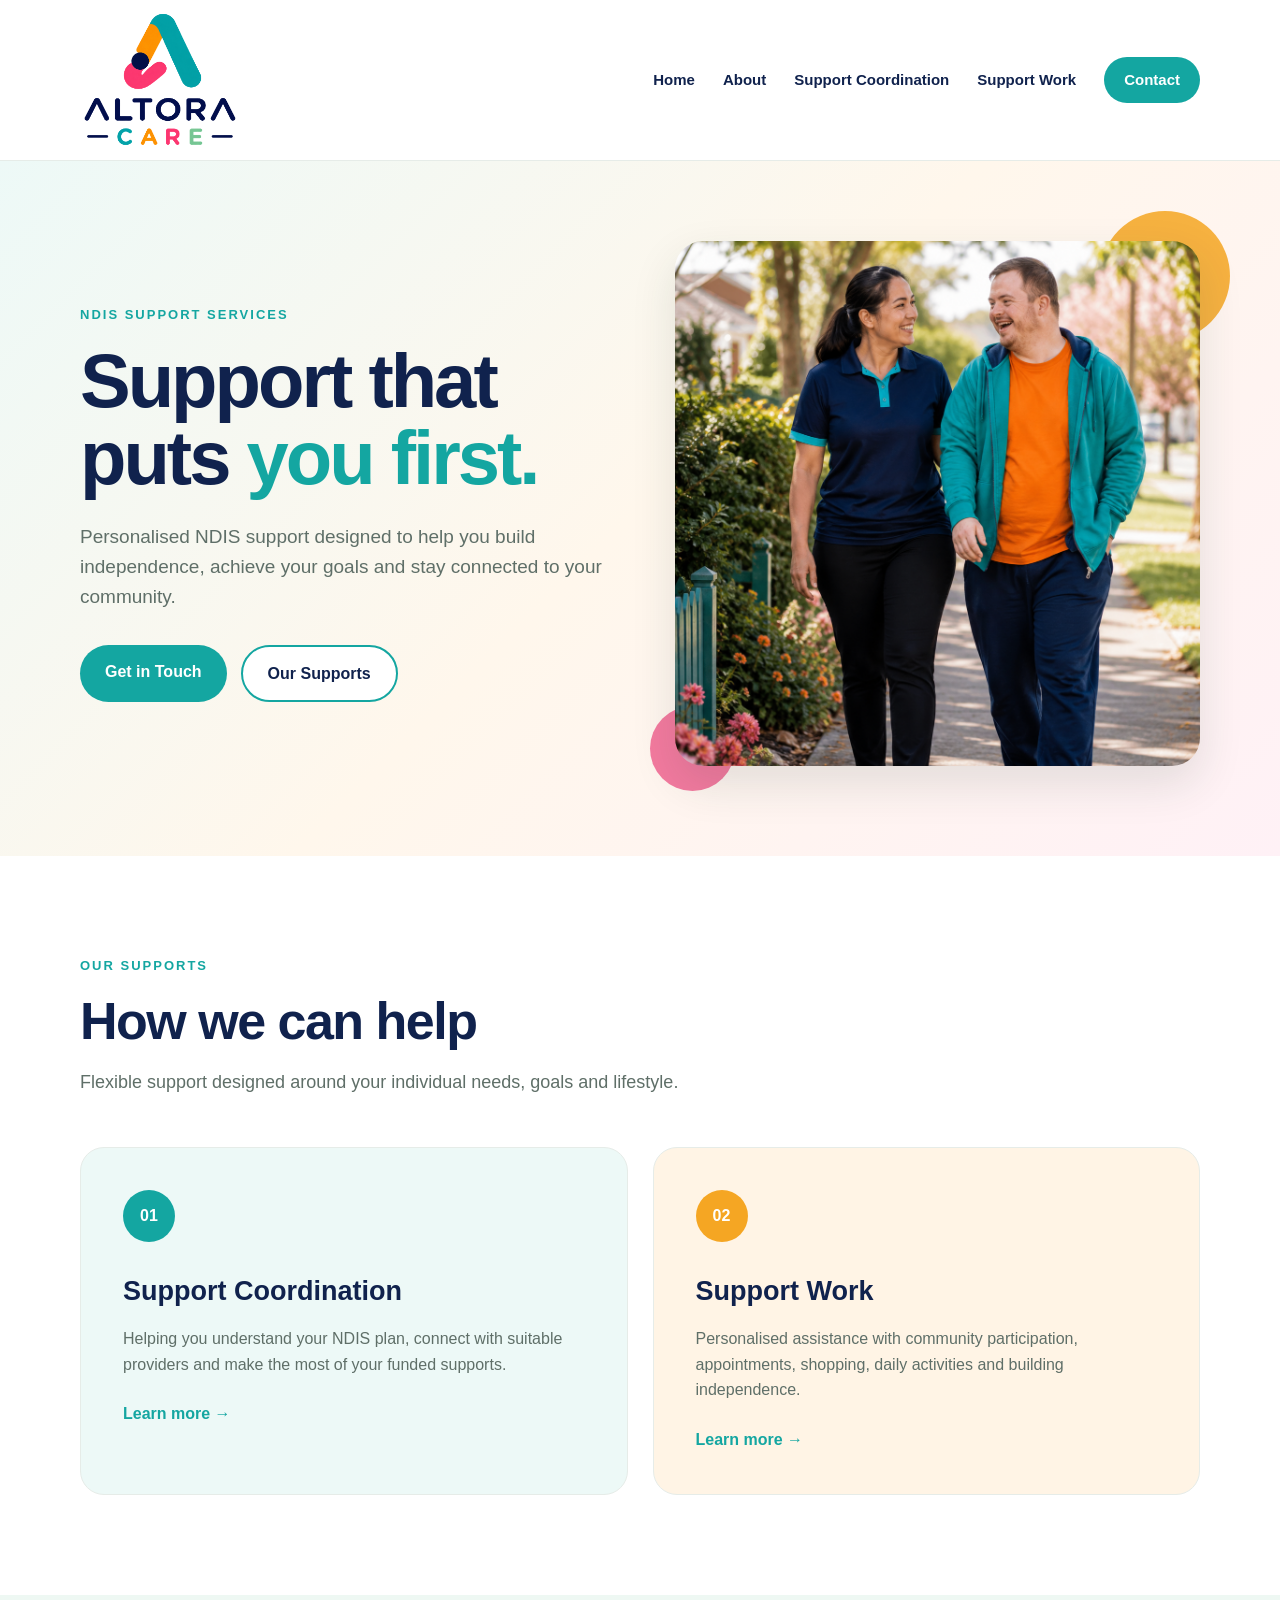
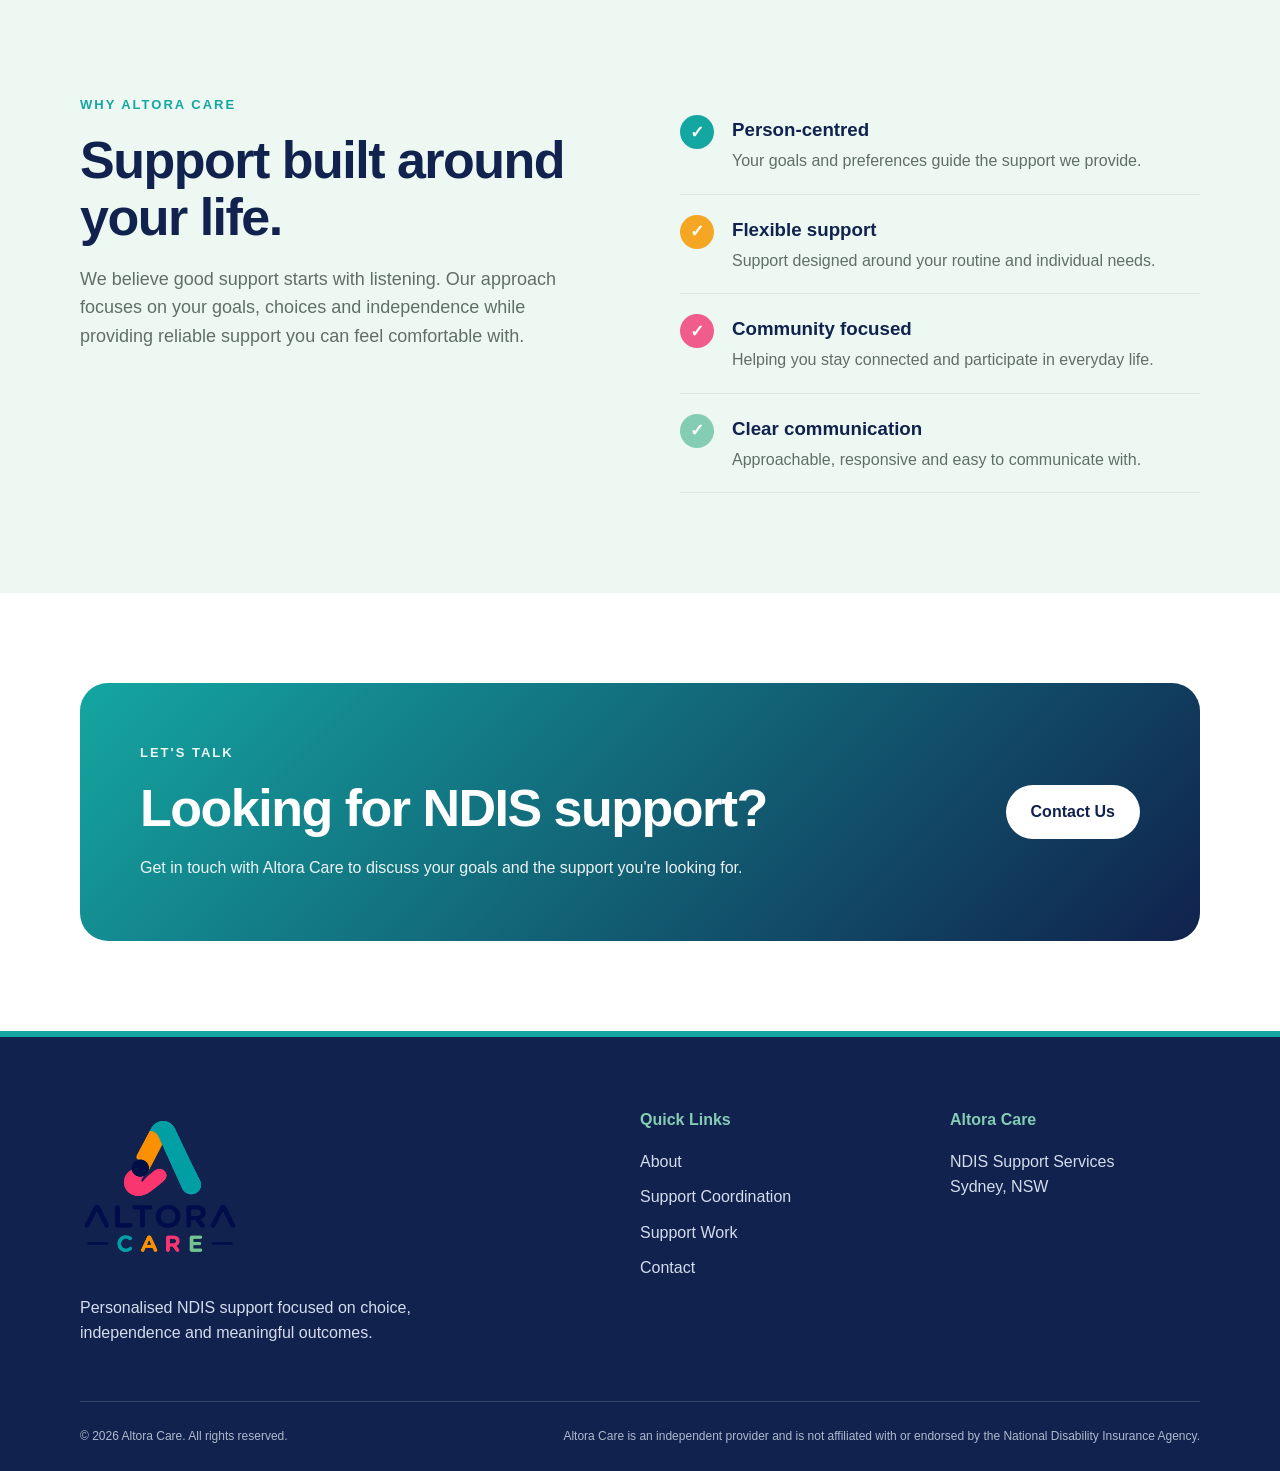
<file: index.html>
<!DOCTYPE html>
<html lang="en">
<head>
  <meta charset="UTF-8">
  <meta name="viewport" content="width=device-width, initial-scale=1.0">

  <title>Altora Care | NDIS Support Services</title>

  <link rel="stylesheet" href="style.css">
</head>

<body>

  <header class="site-header">
    <div class="container nav-container">

      <a href="index.html" class="logo-link">
        <img src="images/altora-logo.png" alt="Altora Care Logo" class="logo">
      </a>

      <nav class="main-nav">
        <a href="index.html">Home</a>
        <a href="about.html">About</a>
        <a href="support-coordination.html">Support Coordination</a>
        <a href="support-work.html">Support Work</a>
        <a href="contact.html" class="nav-button">Contact</a>
      </nav>

    </div>
  </header>


  <main>

    <!-- HERO SECTION -->
    <section class="hero">
      <div class="container hero-grid">

        <div class="hero-content">

          <p class="eyebrow">NDIS SUPPORT SERVICES</p>

          <h1>
            Support that puts
            <span>you first.</span>
          </h1>

          <p class="hero-text">
            Personalised NDIS support designed to help you build independence,
            achieve your goals and stay connected to your community.
          </p>

          <div class="hero-buttons">
            <a href="contact.html" class="button primary-button">
              Get in Touch
            </a>

            <a href="#supports" class="button secondary-button">
              Our Supports
            </a>
          </div>

        </div>


        <div class="hero-image-container">
          <img
            src="images/hero.jpg"
            alt="NDIS support worker supporting a participant"
            class="hero-image"
          >
        </div>

      </div>
    </section>


    <!-- SERVICES -->
    <section class="services" id="supports">

      <div class="container">

        <div class="section-heading">
          <p class="eyebrow">OUR SUPPORTS</p>
          <h2>How we can help</h2>

          <p>
            Flexible support designed around your individual needs,
            goals and lifestyle.
          </p>
        </div>


        <div class="service-grid">

          <div class="service-card">
            <div class="service-icon">01</div>

            <h3>Support Coordination</h3>

            <p>
              Helping you understand your NDIS plan, connect with suitable
              providers and make the most of your funded supports.
            </p>

            <a href="support-coordination.html">
              Learn more →
            </a>
          </div>


          <div class="service-card">
            <div class="service-icon">02</div>

            <h3>Support Work</h3>

            <p>
              Personalised assistance with community participation,
              appointments, shopping, daily activities and building independence.
            </p>

            <a href="support-work.html">
              Learn more →
            </a>
          </div>

        </div>

      </div>
    </section>


    <!-- WHY ALTORA -->
    <section class="why-altora">

      <div class="container why-grid">

        <div>
          <p class="eyebrow">WHY ALTORA CARE</p>

          <h2>
            Support built around
            your life.
          </h2>

          <p class="why-description">
            We believe good support starts with listening. Our approach focuses
            on your goals, choices and independence while providing reliable
            support you can feel comfortable with.
          </p>
        </div>


        <div class="benefits">

          <div class="benefit">
            <span>✓</span>

            <div>
              <h3>Person-centred</h3>
              <p>Your goals and preferences guide the support we provide.</p>
            </div>
          </div>


          <div class="benefit">
            <span>✓</span>

            <div>
              <h3>Flexible support</h3>
              <p>Support designed around your routine and individual needs.</p>
            </div>
          </div>


          <div class="benefit">
            <span>✓</span>

            <div>
              <h3>Community focused</h3>
              <p>Helping you stay connected and participate in everyday life.</p>
            </div>
          </div>


          <div class="benefit">
            <span>✓</span>

            <div>
              <h3>Clear communication</h3>
              <p>Approachable, responsive and easy to communicate with.</p>
            </div>
          </div>

        </div>

      </div>
    </section>


    <!-- CONTACT CTA -->
    <section class="cta">

      <div class="container cta-box">

        <div>
          <p class="eyebrow light">LET'S TALK</p>

          <h2>Looking for NDIS support?</h2>

          <p>
            Get in touch with Altora Care to discuss your goals
            and the support you're looking for.
          </p>
        </div>

        <a href="contact.html" class="button white-button">
          Contact Us
        </a>

      </div>

    </section>

  </main>


  <footer class="site-footer">

    <div class="container footer-grid">

      <div>
        <img
          src="images/altora-logo.png"
          alt="Altora Care"
          class="footer-logo"
        >

        <p>
          Personalised NDIS support focused on choice,
          independence and meaningful outcomes.
        </p>
      </div>


      <div>
        <h4>Quick Links</h4>

        <a href="about.html">About</a>
        <a href="support-coordination.html">Support Coordination</a>
        <a href="support-work.html">Support Work</a>
        <a href="contact.html">Contact</a>
      </div>


      <div>
        <h4>Altora Care</h4>

        <p>NDIS Support Services</p>
        <p>Sydney, NSW</p>
      </div>

    </div>


    <div class="container footer-bottom">
      <p>© 2026 Altora Care. All rights reserved.</p>

      <p>
        Altora Care is an independent provider and is not affiliated with
        or endorsed by the National Disability Insurance Agency.
      </p>
    </div>

  </footer>

</body>
</html>
</file>
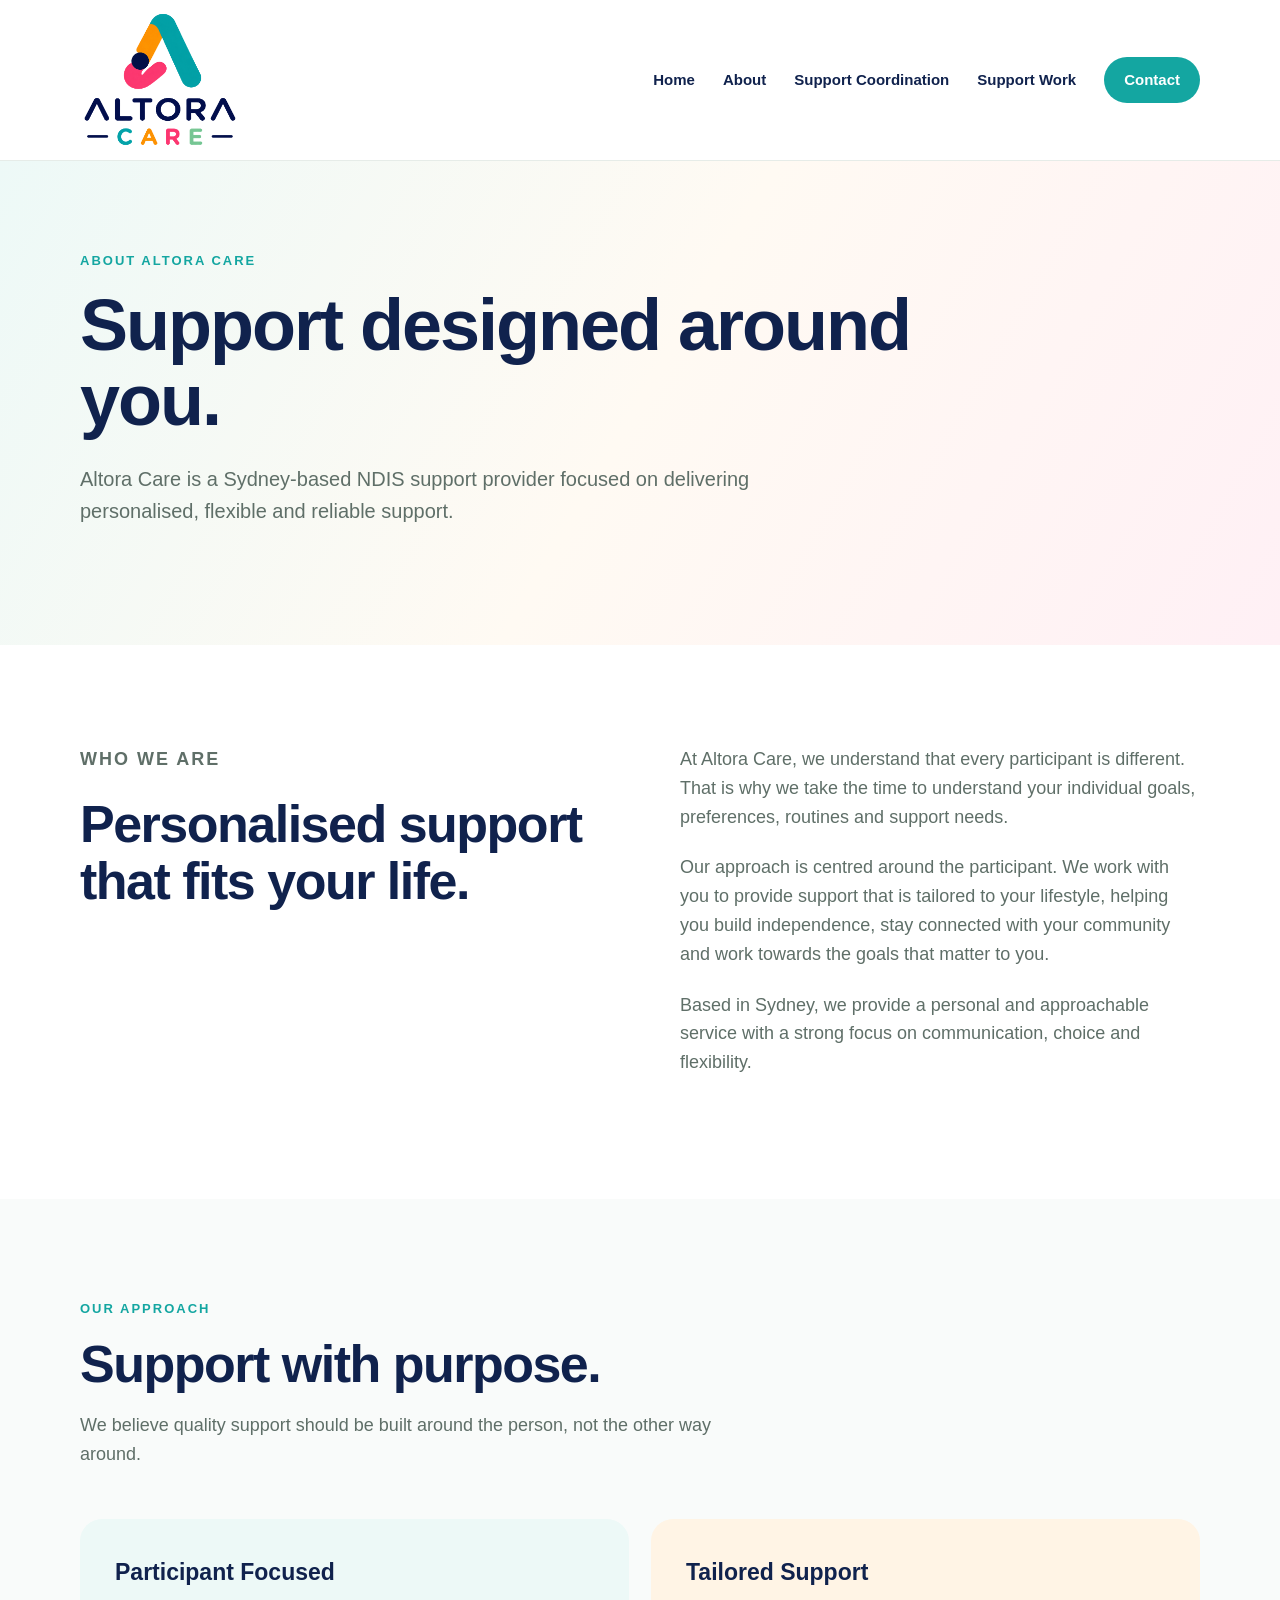
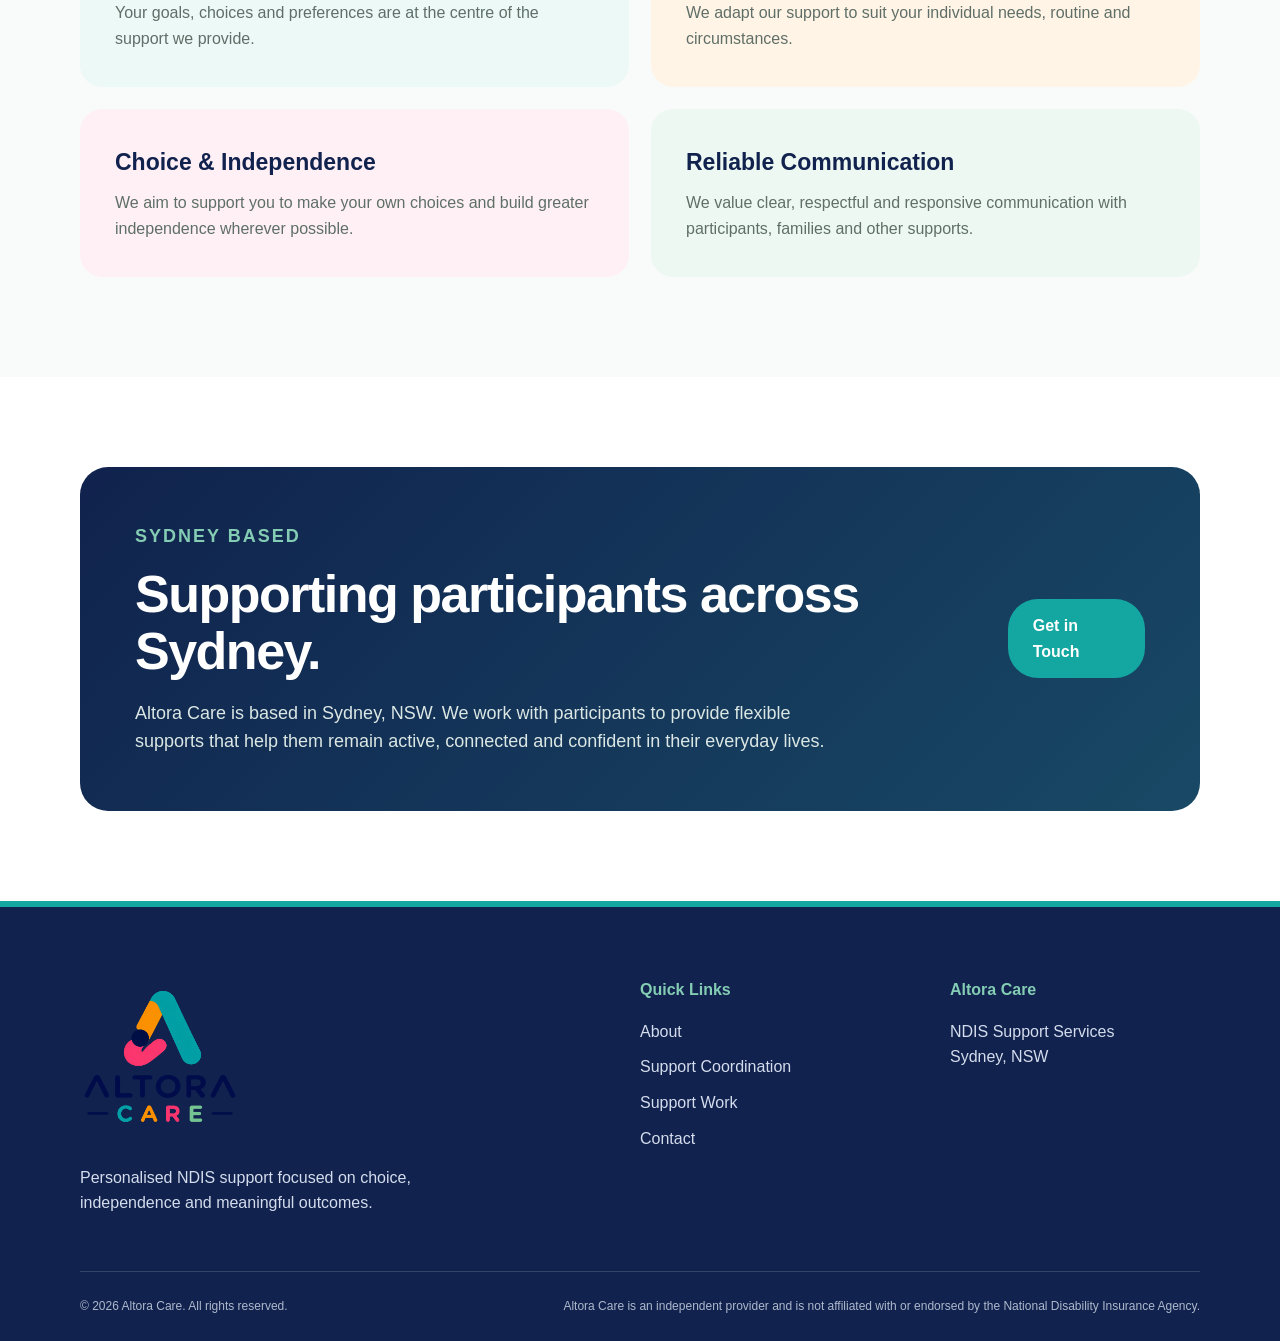
<file: about.html>
<!DOCTYPE html>
<html lang="en">
<head>
  <meta charset="UTF-8">
  <meta name="viewport" content="width=device-width, initial-scale=1.0">

  <title>About Us | Altora Care</title>

  <link rel="stylesheet" href="style.css">
</head>

<body>

  <header class="site-header">
    <div class="container nav-container">

      <a href="index.html" class="logo-link">
        <img src="images/altora-logo.png" alt="Altora Care Logo" class="logo">
      </a>

      <nav class="main-nav">
        <a href="index.html">Home</a>
        <a href="about.html">About</a>
        <a href="support-coordination.html">Support Coordination</a>
        <a href="support-work.html">Support Work</a>
        <a href="contact.html" class="nav-button">Contact</a>
      </nav>

    </div>
  </header>


  <main>

    <section class="page-hero">
      <div class="container">

        <p class="eyebrow">ABOUT ALTORA CARE</p>

        <h1>Support designed around you.</h1>

        <p class="page-hero-text">
          Altora Care is a Sydney-based NDIS support provider focused on
          delivering personalised, flexible and reliable support.
        </p>

      </div>
    </section>


    <section class="about-section">
      <div class="container about-content">

        <div>
          <p class="eyebrow">WHO WE ARE</p>

          <h2>Personalised support that fits your life.</h2>
        </div>

        <div>

          <p>
            At Altora Care, we understand that every participant is different.
            That is why we take the time to understand your individual goals,
            preferences, routines and support needs.
          </p>

          <p>
            Our approach is centred around the participant. We work with you
            to provide support that is tailored to your lifestyle, helping you
            build independence, stay connected with your community and work
            towards the goals that matter to you.
          </p>

          <p>
            Based in Sydney, we provide a personal and approachable service
            with a strong focus on communication, choice and flexibility.
          </p>

        </div>

      </div>
    </section>


    <section class="values-section">

      <div class="container">

        <div class="section-heading">

          <p class="eyebrow">OUR APPROACH</p>

          <h2>Support with purpose.</h2>

          <p>
            We believe quality support should be built around the person,
            not the other way around.
          </p>

        </div>


        <div class="values-grid">

          <div class="value-card">
            <h3>Participant Focused</h3>

            <p>
              Your goals, choices and preferences are at the centre of the
              support we provide.
            </p>
          </div>


          <div class="value-card">
            <h3>Tailored Support</h3>

            <p>
              We adapt our support to suit your individual needs, routine
              and circumstances.
            </p>
          </div>


          <div class="value-card">
            <h3>Choice & Independence</h3>

            <p>
              We aim to support you to make your own choices and build greater
              independence wherever possible.
            </p>
          </div>


          <div class="value-card">
            <h3>Reliable Communication</h3>

            <p>
              We value clear, respectful and responsive communication with
              participants, families and other supports.
            </p>
          </div>

        </div>

      </div>

    </section>


    <section class="about-location">

      <div class="container location-box">

        <div>

          <p class="eyebrow">SYDNEY BASED</p>

          <h2>Supporting participants across Sydney.</h2>

          <p>
            Altora Care is based in Sydney, NSW. We work with participants to
            provide flexible supports that help them remain active, connected
            and confident in their everyday lives.
          </p>

        </div>

        <a href="contact.html" class="button primary-button">
          Get in Touch
        </a>

      </div>

    </section>


  </main>


  <footer class="site-footer">

    <div class="container footer-grid">

      <div>
        <img
          src="images/altora-logo.png"
          alt="Altora Care"
          class="footer-logo"
        >

        <p>
          Personalised NDIS support focused on choice,
          independence and meaningful outcomes.
        </p>
      </div>


      <div>
        <h4>Quick Links</h4>

        <a href="about.html">About</a>
        <a href="support-coordination.html">Support Coordination</a>
        <a href="support-work.html">Support Work</a>
        <a href="contact.html">Contact</a>
      </div>


      <div>
        <h4>Altora Care</h4>

        <p>NDIS Support Services</p>
        <p>Sydney, NSW</p>
      </div>

    </div>


    <div class="container footer-bottom">

      <p>© 2026 Altora Care. All rights reserved.</p>

      <p>
        Altora Care is an independent provider and is not affiliated with
        or endorsed by the National Disability Insurance Agency.
      </p>

    </div>

  </footer>

</body>
</html>
</file>
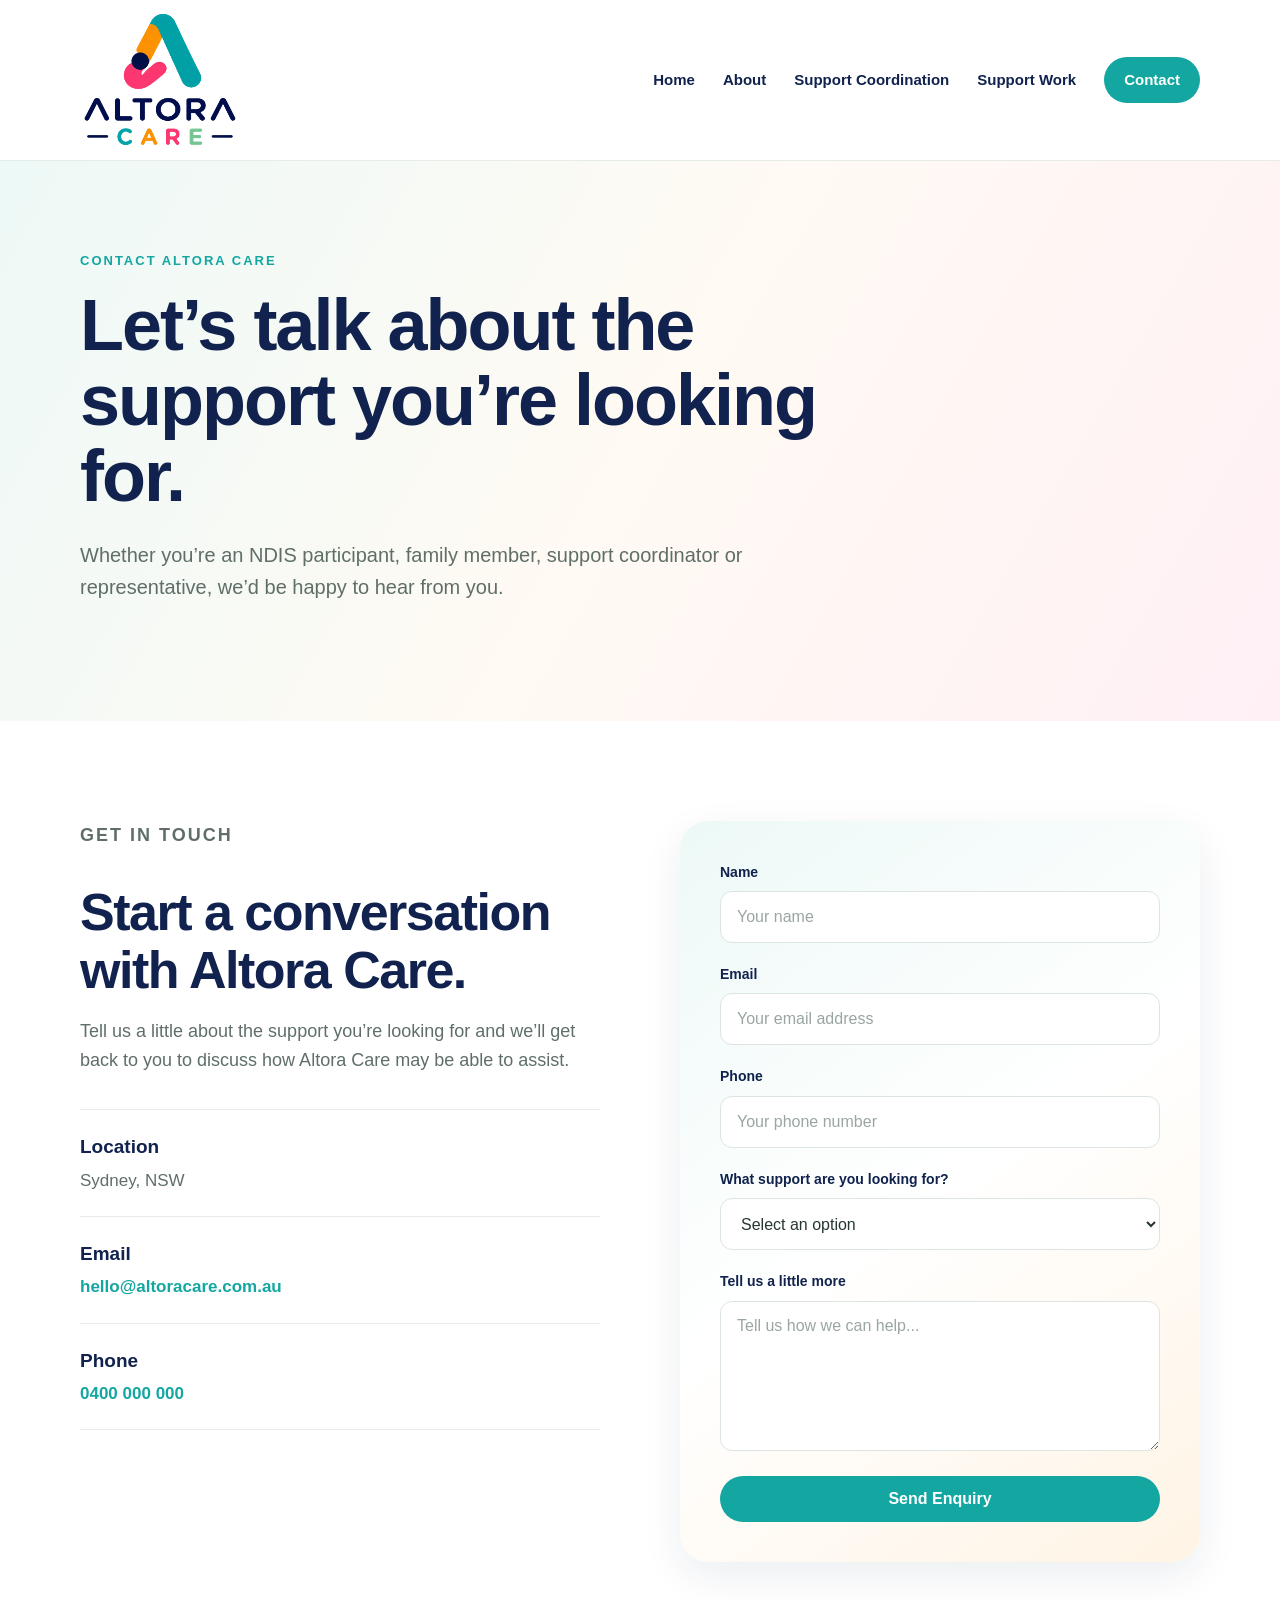
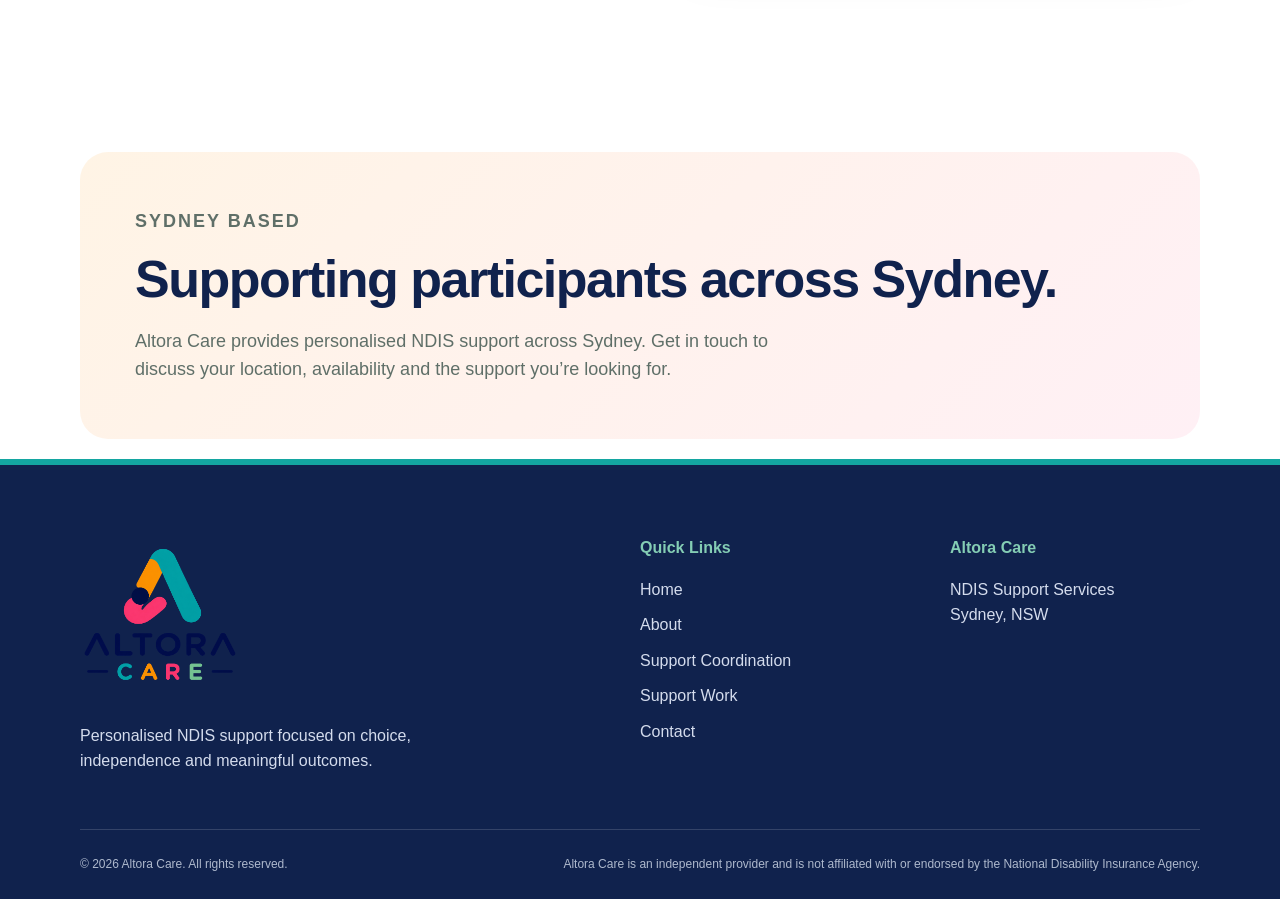
<file: contact.html>
<!DOCTYPE html>
<html lang="en">

<head>
  <meta charset="UTF-8">

  <meta
    name="viewport"
    content="width=device-width, initial-scale=1.0"
  >

  <title>Contact | Altora Care</title>

  <link rel="stylesheet" href="style.css">
</head>


<body>


  <!-- =========================
       HEADER
       ========================= -->

  <header class="site-header">

    <div class="container nav-container">


      <a href="index.html" class="logo-link">

        <img
          src="images/altora-logo.png"
          alt="Altora Care Logo"
          class="logo"
        >

      </a>


      <!-- MOBILE MENU BUTTON -->

      <button
        class="menu-toggle"
        aria-label="Open menu"
        onclick="toggleMenu()"
      >

        <span></span>
        <span></span>
        <span></span>

      </button>


      <!-- NAVIGATION -->

      <nav class="main-nav" id="mainNav">

        <a href="index.html">
          Home
        </a>

        <a href="about.html">
          About
        </a>

        <a href="support-coordination.html">
          Support Coordination
        </a>

        <a href="support-work.html">
          Support Work
        </a>

        <a
          href="contact.html"
          class="nav-button"
        >
          Contact
        </a>

      </nav>


    </div>

  </header>



  <main>


    <!-- =========================
         PAGE HERO
         ========================= -->

    <section class="page-hero">

      <div class="container">


        <p class="eyebrow">
          CONTACT ALTORA CARE
        </p>


        <h1>
          Let’s talk about the support you’re looking for.
        </h1>


        <p class="page-hero-text">

          Whether you’re an NDIS participant, family member,
          support coordinator or representative, we’d be happy
          to hear from you.

        </p>


      </div>

    </section>



    <!-- =========================
         CONTACT SECTION
         ========================= -->

    <section class="contact-section">

      <div class="container contact-grid">


        <!-- CONTACT INFORMATION -->

        <div class="contact-info">


          <p class="eyebrow">
            GET IN TOUCH
          </p>


          <h2>
            Start a conversation with Altora Care.
          </h2>


          <p>

            Tell us a little about the support you’re looking for
            and we’ll get back to you to discuss how Altora Care
            may be able to assist.

          </p>



          <div class="contact-details">


            <!-- LOCATION -->

            <div class="contact-detail">

              <div>

                <h3>
                  Location
                </h3>

                <p>
                  Sydney, NSW
                </p>

              </div>

            </div>



            <!-- EMAIL -->

            <div class="contact-detail">

              <div>

                <h3>
                  Email
                </h3>

                <p>

                  <a href="mailto:hello@altoracare.com.au">
                    hello@altoracare.com.au
                  </a>

                </p>

              </div>

            </div>



            <!-- PHONE -->

            <div class="contact-detail">

              <div>

                <h3>
                  Phone
                </h3>

                <p>

                  <a href="tel:+61400000000">
                    0400 000 000
                  </a>

                </p>

              </div>

            </div>


          </div>


        </div>



        <!-- =========================
             CONTACT FORM
             ========================= -->

        <div class="contact-form-wrapper">


          <form
            class="contact-form"
            action="https://formsubmit.co/hello@altoracare.com.au"
            method="POST"
          >


            <!-- EMAIL SUBJECT -->

            <input
              type="hidden"
              name="_subject"
              value="New Altora Care Website Enquiry"
            >


            <!-- DISABLE CAPTCHA -->

            <input
              type="hidden"
              name="_captcha"
              value="false"
            >



            <!-- NAME -->

            <div class="form-group">

              <label for="name">
                Name
              </label>

              <input
                type="text"
                id="name"
                name="name"
                placeholder="Your name"
                required
              >

            </div>



            <!-- EMAIL -->

            <div class="form-group">

              <label for="email">
                Email
              </label>

              <input
                type="email"
                id="email"
                name="email"
                placeholder="Your email address"
                required
              >

            </div>



            <!-- PHONE -->

            <div class="form-group">

              <label for="phone">
                Phone
              </label>

              <input
                type="tel"
                id="phone"
                name="phone"
                placeholder="Your phone number"
              >

            </div>



            <!-- SUPPORT TYPE -->

            <div class="form-group">

              <label for="support">
                What support are you looking for?
              </label>


              <select
                id="support"
                name="support"
              >

                <option value="">
                  Select an option
                </option>

                <option value="Support Coordination">
                  Support Coordination
                </option>

                <option value="Support Work">
                  Support Work
                </option>

                <option value="General Enquiry">
                  General Enquiry
                </option>

              </select>


            </div>



            <!-- MESSAGE -->

            <div class="form-group">

              <label for="message">
                Tell us a little more
              </label>


              <textarea
                id="message"
                name="message"
                rows="6"
                placeholder="Tell us how we can help..."
                required
              ></textarea>


            </div>



            <!-- SUBMIT BUTTON -->

            <button
              type="submit"
              class="button primary-button form-button"
            >

              Send Enquiry

            </button>


          </form>


        </div>


      </div>

    </section>



    <!-- =========================
         SYDNEY SECTION
         ========================= -->

    <section class="service-area-section">

      <div class="container service-area-box">


        <div>


          <p class="eyebrow">
            SYDNEY BASED
          </p>


          <h2>
            Supporting participants across Sydney.
          </h2>


          <p>

            Altora Care provides personalised NDIS support
            across Sydney. Get in touch to discuss your location,
            availability and the support you’re looking for.

          </p>


        </div>


      </div>

    </section>


  </main>



  <!-- =========================
       FOOTER
       ========================= -->

  <footer class="site-footer">


    <div class="container footer-grid">


      <!-- FOOTER BRAND -->

      <div>


        <img
          src="images/altora-logo.png"
          alt="Altora Care"
          class="footer-logo"
        >


        <p>

          Personalised NDIS support focused on choice,
          independence and meaningful outcomes.

        </p>


      </div>



      <!-- QUICK LINKS -->

      <div>


        <h4>
          Quick Links
        </h4>


        <a href="index.html">
          Home
        </a>

        <a href="about.html">
          About
        </a>

        <a href="support-coordination.html">
          Support Coordination
        </a>

        <a href="support-work.html">
          Support Work
        </a>

        <a href="contact.html">
          Contact
        </a>


      </div>



      <!-- BUSINESS INFO -->

      <div>


        <h4>
          Altora Care
        </h4>


        <p>
          NDIS Support Services
        </p>

        <p>
          Sydney, NSW
        </p>


      </div>


    </div>



    <div class="container footer-bottom">


      <p>
        ©️ 2026 Altora Care. All rights reserved.
      </p>


      <p>

        Altora Care is an independent provider and is not
        affiliated with or endorsed by the National Disability
        Insurance Agency.

      </p>


    </div>


  </footer>



  <!-- =========================
       MOBILE MENU SCRIPT
       ========================= -->

  <script>

    function toggleMenu() {

      document
        .getElementById("mainNav")
        .classList
        .toggle("active");

    }

  </script>


</body>

</html>
</file>
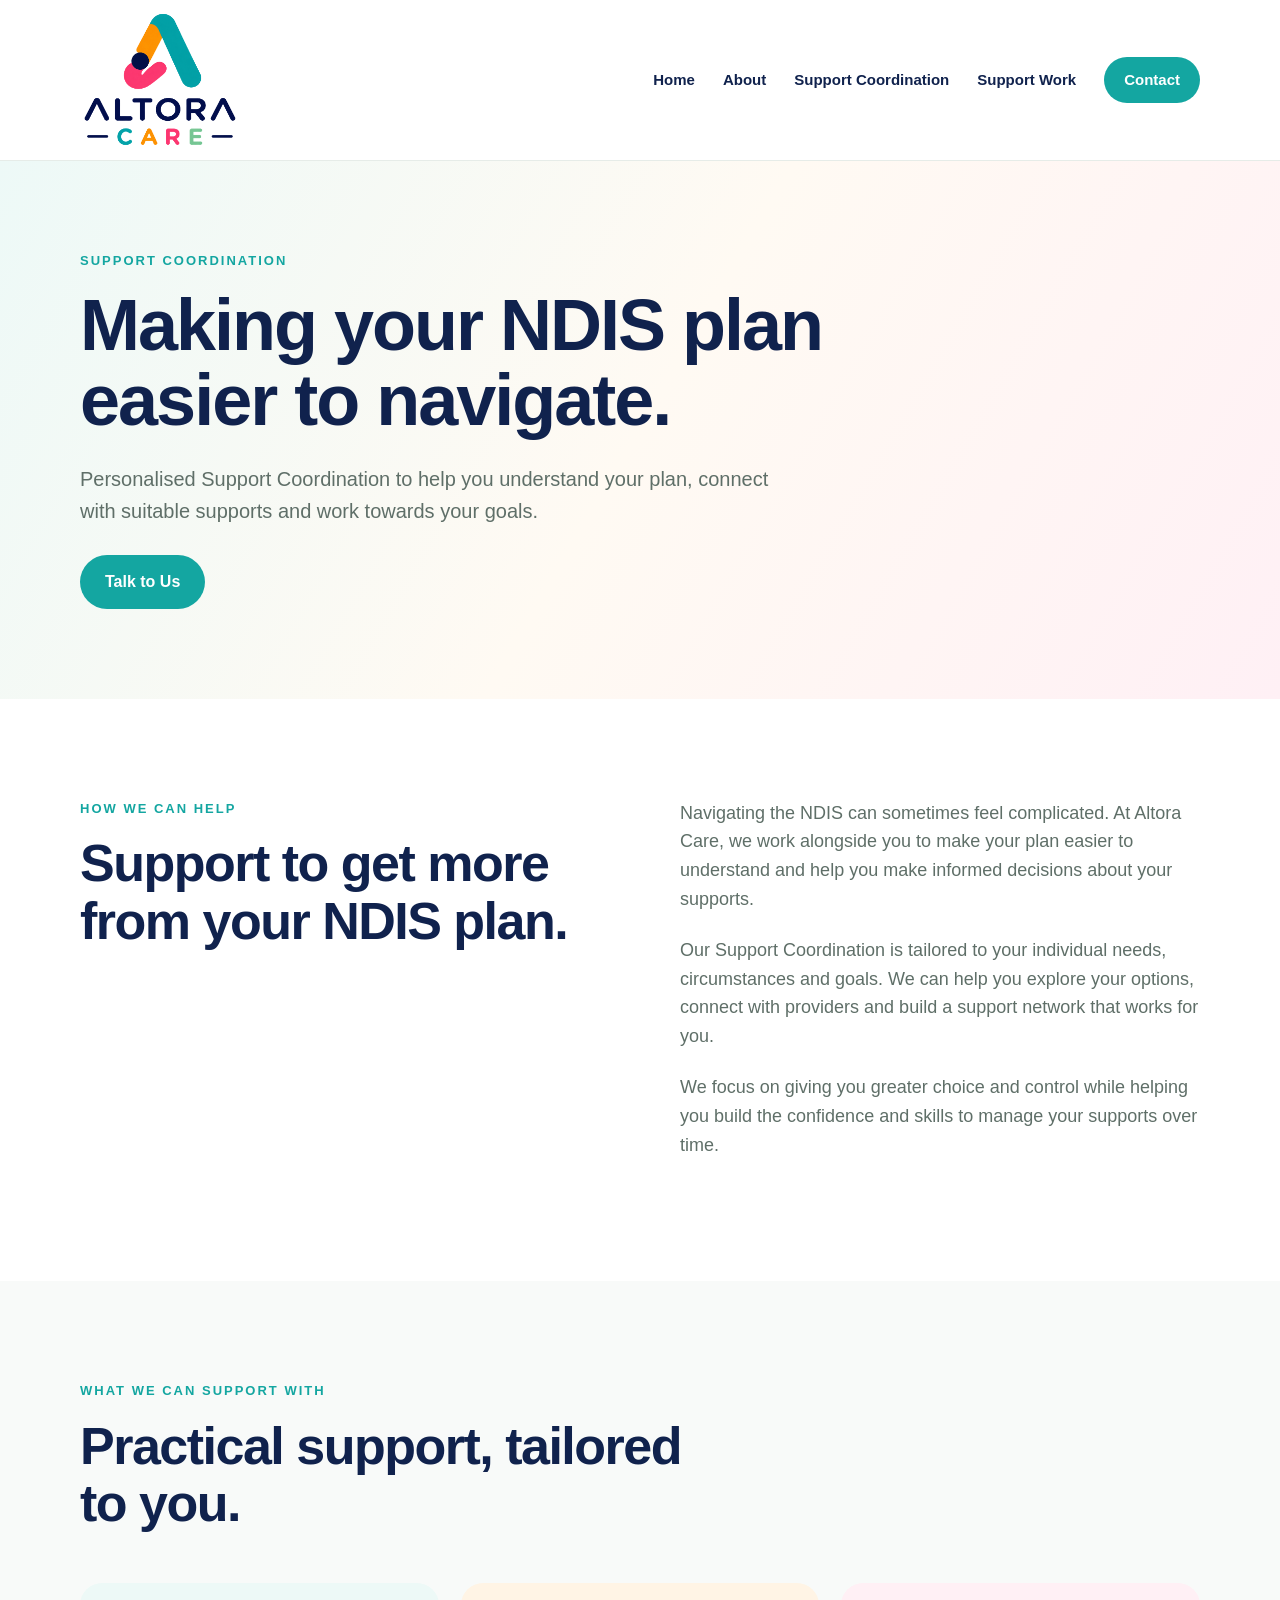
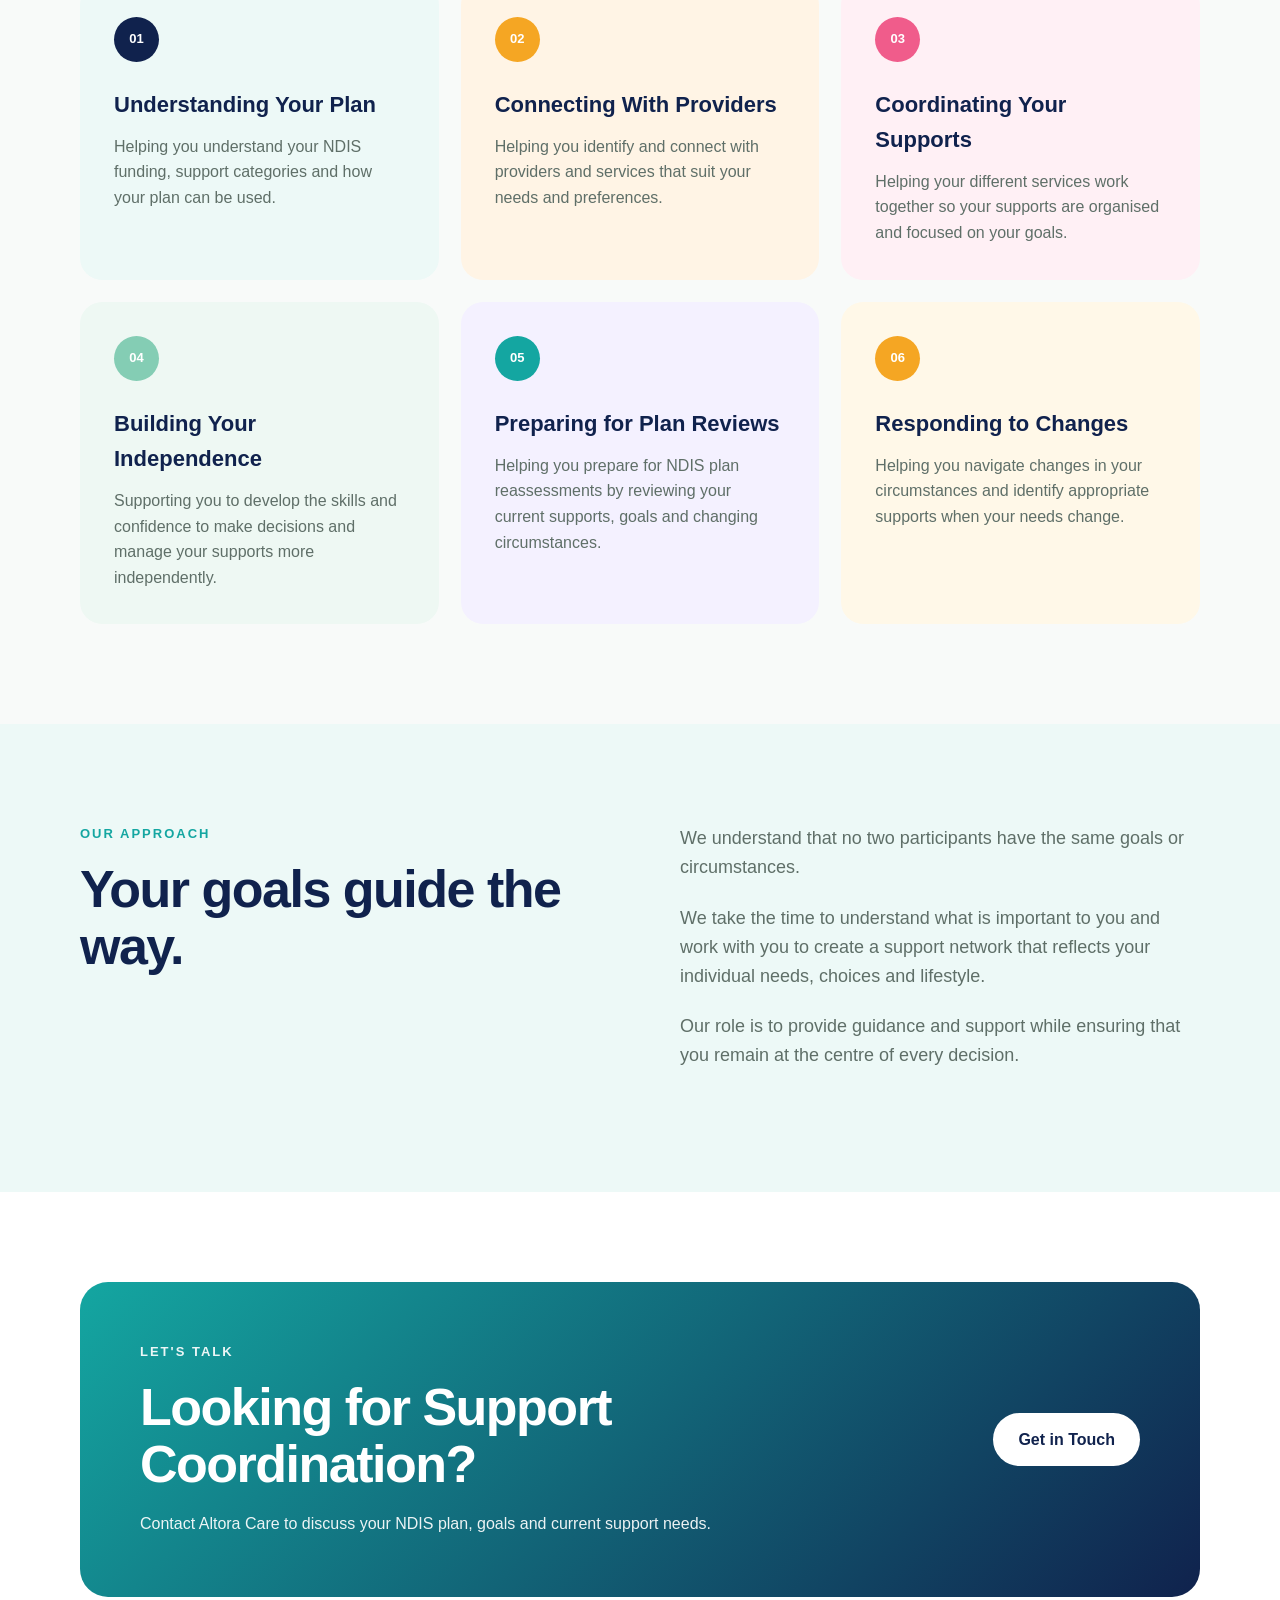
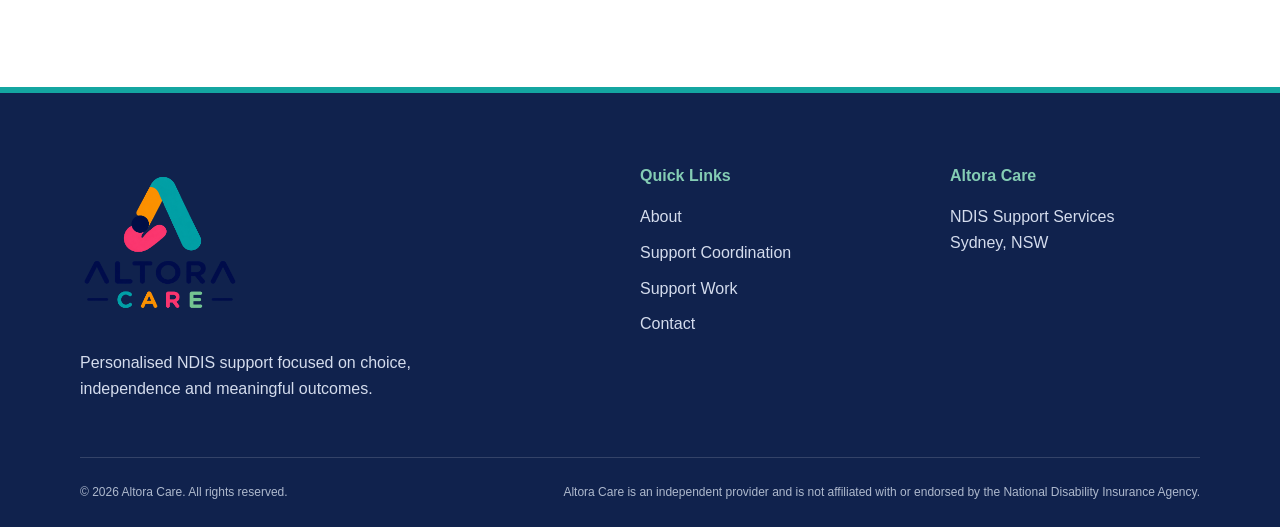
<file: support-coordination.html>
<!DOCTYPE html>
<html lang="en">
<head>
  <meta charset="UTF-8">
  <meta name="viewport" content="width=device-width, initial-scale=1.0">

  <title>Support Coordination | Altora Care</title>

  <link rel="stylesheet" href="style.css">
</head>

<body>

  <header class="site-header">
    <div class="container nav-container">

      <a href="index.html" class="logo-link">
        <img src="images/altora-logo.png" alt="Altora Care Logo" class="logo">
      </a>

      <nav class="main-nav">
        <a href="index.html">Home</a>
        <a href="about.html">About</a>
        <a href="support-coordination.html">Support Coordination</a>
        <a href="support-work.html">Support Work</a>
        <a href="contact.html" class="nav-button">Contact</a>
      </nav>

    </div>
  </header>


  <main>

    <!-- PAGE HERO -->
    <section class="page-hero">
      <div class="container">

        <p class="eyebrow">SUPPORT COORDINATION</p>

        <h1>Making your NDIS plan easier to navigate.</h1>

        <p class="page-hero-text">
          Personalised Support Coordination to help you understand your plan,
          connect with suitable supports and work towards your goals.
        </p>

        <div class="hero-buttons">
          <a href="contact.html" class="button primary-button">
            Talk to Us
          </a>
        </div>

      </div>
    </section>


    <!-- INTRO -->
    <section class="support-intro">

      <div class="container support-two-column">

        <div>
          <p class="eyebrow">HOW WE CAN HELP</p>

          <h2>Support to get more from your NDIS plan.</h2>
        </div>


        <div class="support-copy">

          <p>
            Navigating the NDIS can sometimes feel complicated. At Altora Care,
            we work alongside you to make your plan easier to understand and
            help you make informed decisions about your supports.
          </p>

          <p>
            Our Support Coordination is tailored to your individual needs,
            circumstances and goals. We can help you explore your options,
            connect with providers and build a support network that works for you.
          </p>

          <p>
            We focus on giving you greater choice and control while helping you
            build the confidence and skills to manage your supports over time.
          </p>

        </div>

      </div>

    </section>


    <!-- WHAT WE CAN SUPPORT WITH -->
    <section class="support-features">

      <div class="container">

        <div class="section-heading">

          <p class="eyebrow">WHAT WE CAN SUPPORT WITH</p>

          <h2>Practical support, tailored to you.</h2>

        </div>


        <div class="support-card-grid">

          <div class="support-card">
            <span>01</span>
            <h3>Understanding Your Plan</h3>

            <p>
              Helping you understand your NDIS funding, support categories
              and how your plan can be used.
            </p>
          </div>


          <div class="support-card">
            <span>02</span>
            <h3>Connecting With Providers</h3>

            <p>
              Helping you identify and connect with providers and services
              that suit your needs and preferences.
            </p>
          </div>


          <div class="support-card">
            <span>03</span>
            <h3>Coordinating Your Supports</h3>

            <p>
              Helping your different services work together so your supports
              are organised and focused on your goals.
            </p>
          </div>


          <div class="support-card">
            <span>04</span>
            <h3>Building Your Independence</h3>

            <p>
              Supporting you to develop the skills and confidence to make
              decisions and manage your supports more independently.
            </p>
          </div>


          <div class="support-card">
            <span>05</span>
            <h3>Preparing for Plan Reviews</h3>

            <p>
              Helping you prepare for NDIS plan reassessments by reviewing
              your current supports, goals and changing circumstances.
            </p>
          </div>


          <div class="support-card">
            <span>06</span>
            <h3>Responding to Changes</h3>

            <p>
              Helping you navigate changes in your circumstances and identify
              appropriate supports when your needs change.
            </p>
          </div>

        </div>

      </div>

    </section>


    <!-- APPROACH -->
    <section class="support-approach">

      <div class="container support-two-column">

        <div>
          <p class="eyebrow">OUR APPROACH</p>

          <h2>Your goals guide the way.</h2>
        </div>

        <div class="support-copy">

          <p>
            We understand that no two participants have the same goals or
            circumstances.
          </p>

          <p>
            We take the time to understand what is important to you and work
            with you to create a support network that reflects your individual
            needs, choices and lifestyle.
          </p>

          <p>
            Our role is to provide guidance and support while ensuring that
            you remain at the centre of every decision.
          </p>

        </div>

      </div>

    </section>


    <!-- CTA -->
    <section class="cta">

      <div class="container cta-box">

        <div>

          <p class="eyebrow light">LET'S TALK</p>

          <h2>Looking for Support Coordination?</h2>

          <p>
            Contact Altora Care to discuss your NDIS plan,
            goals and current support needs.
          </p>

        </div>

        <a href="contact.html" class="button white-button">
          Get in Touch
        </a>

      </div>

    </section>

  </main>


  <footer class="site-footer">

    <div class="container footer-grid">

      <div>

        <img
          src="images/altora-logo.png"
          alt="Altora Care"
          class="footer-logo"
        >

        <p>
          Personalised NDIS support focused on choice,
          independence and meaningful outcomes.
        </p>

      </div>


      <div>

        <h4>Quick Links</h4>

        <a href="about.html">About</a>
        <a href="support-coordination.html">Support Coordination</a>
        <a href="support-work.html">Support Work</a>
        <a href="contact.html">Contact</a>

      </div>


      <div>

        <h4>Altora Care</h4>

        <p>NDIS Support Services</p>
        <p>Sydney, NSW</p>

      </div>

    </div>


    <div class="container footer-bottom">

      <p>© 2026 Altora Care. All rights reserved.</p>

      <p>
        Altora Care is an independent provider and is not affiliated with
        or endorsed by the National Disability Insurance Agency.
      </p>

    </div>

  </footer>

</body>
</html>
</file>
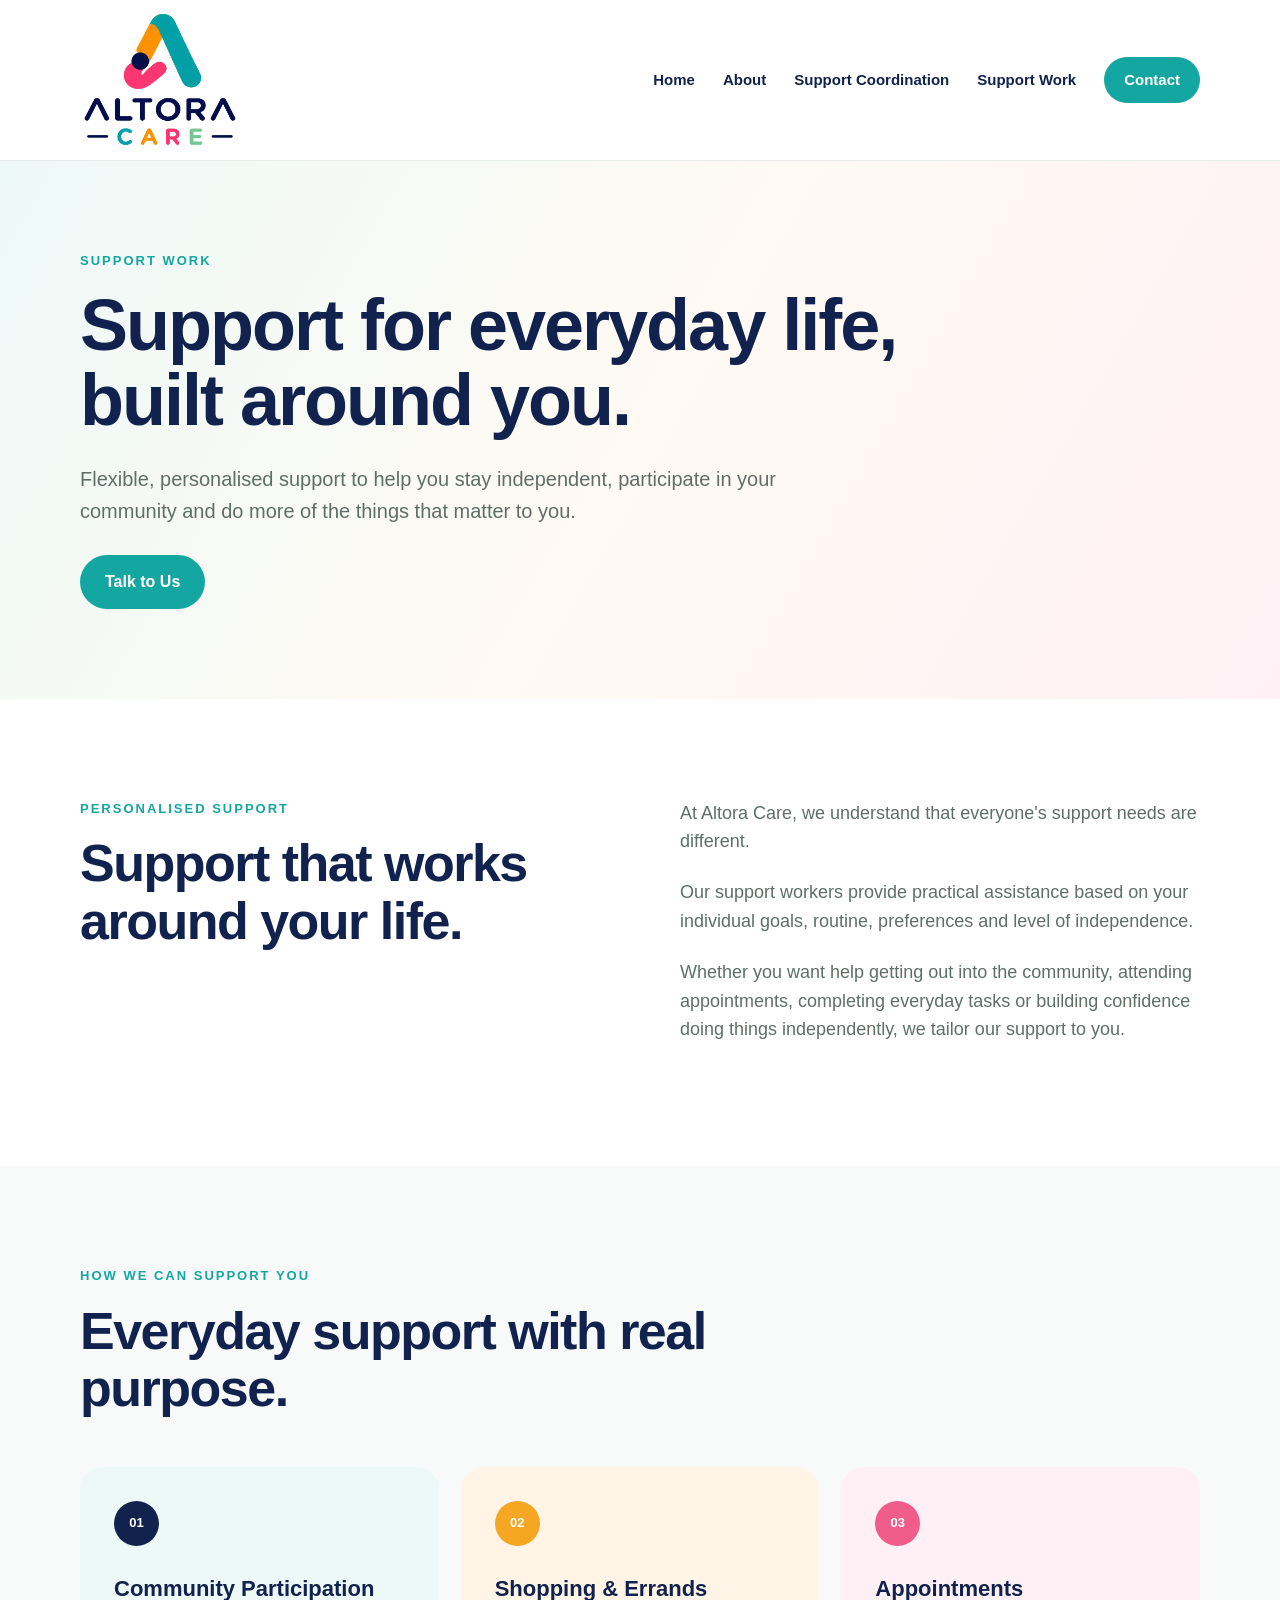
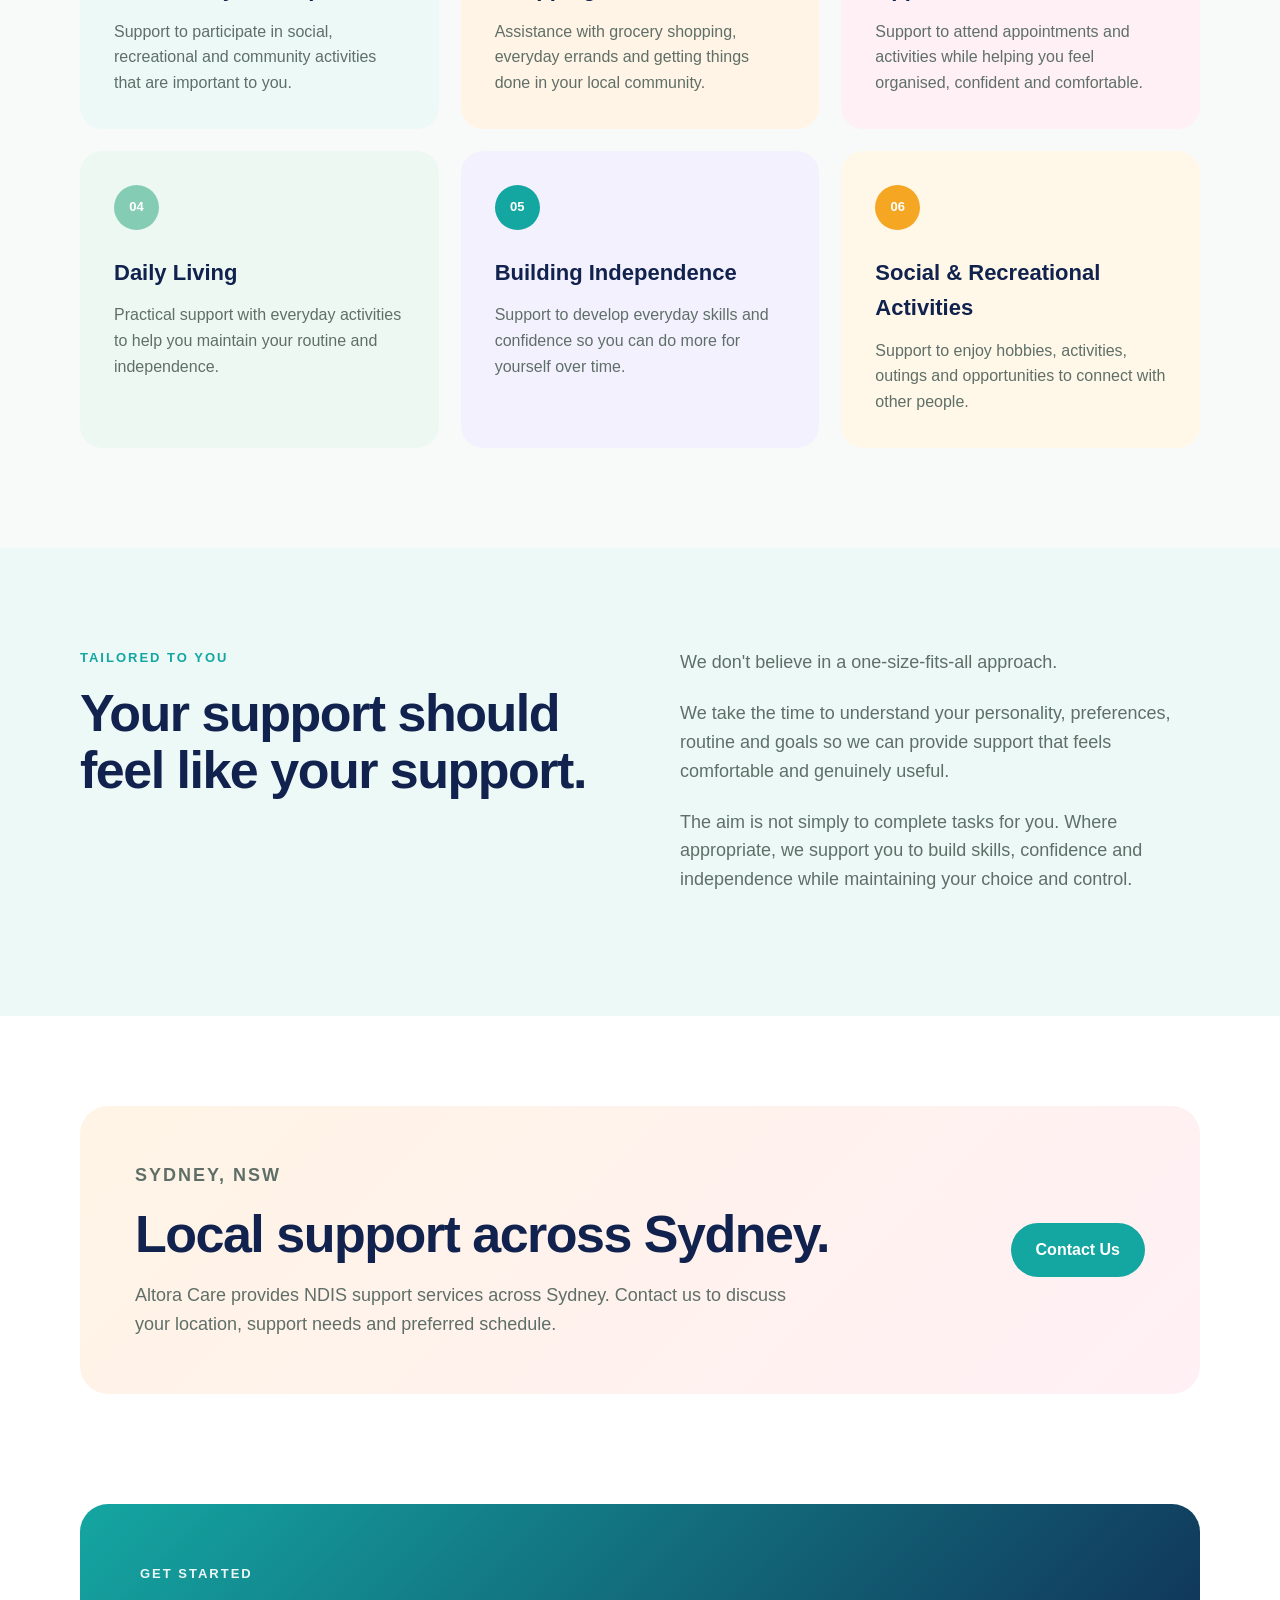
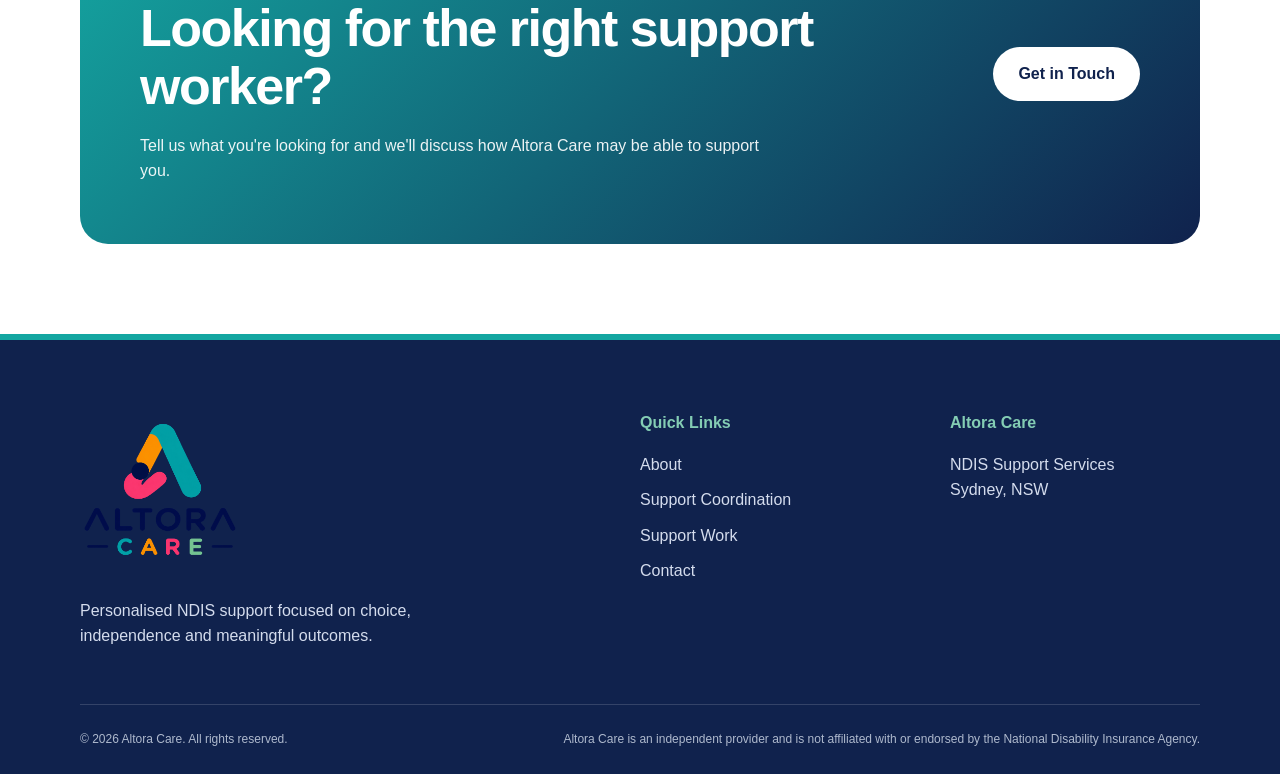
<file: support-work.html>
<!DOCTYPE html>
<html lang="en">
<head>
  <meta charset="UTF-8">
  <meta name="viewport" content="width=device-width, initial-scale=1.0">

  <title>Support Work | Altora Care</title>

  <link rel="stylesheet" href="style.css">
</head>

<body>

  <header class="site-header">
    <div class="container nav-container">

      <a href="index.html" class="logo-link">
        <img src="images/altora-logo.png" alt="Altora Care Logo" class="logo">
      </a>

      <nav class="main-nav">
        <a href="index.html">Home</a>
        <a href="about.html">About</a>
        <a href="support-coordination.html">Support Coordination</a>
        <a href="support-work.html">Support Work</a>
        <a href="contact.html" class="nav-button">Contact</a>
      </nav>

    </div>
  </header>


  <main>

    <!-- PAGE HERO -->
    <section class="page-hero">

      <div class="container">

        <p class="eyebrow">SUPPORT WORK</p>

        <h1>Support for everyday life, built around you.</h1>

        <p class="page-hero-text">
          Flexible, personalised support to help you stay independent,
          participate in your community and do more of the things that
          matter to you.
        </p>

        <div class="hero-buttons">

          <a href="contact.html" class="button primary-button">
            Talk to Us
          </a>

        </div>

      </div>

    </section>


    <!-- INTRO -->
    <section class="support-intro">

      <div class="container support-two-column">

        <div>

          <p class="eyebrow">PERSONALISED SUPPORT</p>

          <h2>Support that works around your life.</h2>

        </div>


        <div class="support-copy">

          <p>
            At Altora Care, we understand that everyone's support needs
            are different.
          </p>

          <p>
            Our support workers provide practical assistance based on your
            individual goals, routine, preferences and level of independence.
          </p>

          <p>
            Whether you want help getting out into the community, attending
            appointments, completing everyday tasks or building confidence
            doing things independently, we tailor our support to you.
          </p>

        </div>

      </div>

    </section>


    <!-- SUPPORT TYPES -->
    <section class="support-features">

      <div class="container">

        <div class="section-heading">

          <p class="eyebrow">HOW WE CAN SUPPORT YOU</p>

          <h2>Everyday support with real purpose.</h2>

        </div>


        <div class="support-card-grid">


          <div class="support-card">
            <span>01</span>

            <h3>Community Participation</h3>

            <p>
              Support to participate in social, recreational and community
              activities that are important to you.
            </p>
          </div>


          <div class="support-card">
            <span>02</span>

            <h3>Shopping & Errands</h3>

            <p>
              Assistance with grocery shopping, everyday errands and
              getting things done in your local community.
            </p>
          </div>


          <div class="support-card">
            <span>03</span>

            <h3>Appointments</h3>

            <p>
              Support to attend appointments and activities while helping
              you feel organised, confident and comfortable.
            </p>
          </div>


          <div class="support-card">
            <span>04</span>

            <h3>Daily Living</h3>

            <p>
              Practical support with everyday activities to help you
              maintain your routine and independence.
            </p>
          </div>


          <div class="support-card">
            <span>05</span>

            <h3>Building Independence</h3>

            <p>
              Support to develop everyday skills and confidence so you
              can do more for yourself over time.
            </p>
          </div>


          <div class="support-card">
            <span>06</span>

            <h3>Social & Recreational Activities</h3>

            <p>
              Support to enjoy hobbies, activities, outings and opportunities
              to connect with other people.
            </p>
          </div>

        </div>

      </div>

    </section>


    <!-- TAILORED -->
    <section class="support-approach">

      <div class="container support-two-column">

        <div>

          <p class="eyebrow">TAILORED TO YOU</p>

          <h2>Your support should feel like your support.</h2>

        </div>


        <div class="support-copy">

          <p>
            We don't believe in a one-size-fits-all approach.
          </p>

          <p>
            We take the time to understand your personality, preferences,
            routine and goals so we can provide support that feels comfortable
            and genuinely useful.
          </p>

          <p>
            The aim is not simply to complete tasks for you. Where appropriate,
            we support you to build skills, confidence and independence while
            maintaining your choice and control.
          </p>

        </div>

      </div>

    </section>


    <!-- LOCATION -->
    <section class="service-area-section">

      <div class="container service-area-box">

        <div>

          <p class="eyebrow">SYDNEY, NSW</p>

          <h2>Local support across Sydney.</h2>

          <p>
            Altora Care provides NDIS support services across Sydney.
            Contact us to discuss your location, support needs and preferred
            schedule.
          </p>

        </div>

        <a href="contact.html" class="button primary-button">
          Contact Us
        </a>

      </div>

    </section>


    <!-- CTA -->
    <section class="cta">

      <div class="container cta-box">

        <div>

          <p class="eyebrow light">GET STARTED</p>

          <h2>Looking for the right support worker?</h2>

          <p>
            Tell us what you're looking for and we'll discuss how
            Altora Care may be able to support you.
          </p>

        </div>


        <a href="contact.html" class="button white-button">
          Get in Touch
        </a>

      </div>

    </section>

  </main>


  <footer class="site-footer">

    <div class="container footer-grid">

      <div>

        <img
          src="images/altora-logo.png"
          alt="Altora Care"
          class="footer-logo"
        >

        <p>
          Personalised NDIS support focused on choice,
          independence and meaningful outcomes.
        </p>

      </div>


      <div>

        <h4>Quick Links</h4>

        <a href="about.html">About</a>
        <a href="support-coordination.html">Support Coordination</a>
        <a href="support-work.html">Support Work</a>
        <a href="contact.html">Contact</a>

      </div>


      <div>

        <h4>Altora Care</h4>

        <p>NDIS Support Services</p>
        <p>Sydney, NSW</p>

      </div>

    </div>


    <div class="container footer-bottom">

      <p>© 2026 Altora Care. All rights reserved.</p>

      <p>
        Altora Care is an independent provider and is not affiliated with
        or endorsed by the National Disability Insurance Agency.
      </p>

    </div>

  </footer>

</body>
</html>
</file>
<file: style.css>
/* =========================
   ALTORA CARE - MAIN STYLES
   ========================= */

:root {
  --navy: #10224d;
  --teal: #14a6a1;
  --orange: #f5a623;
  --pink: #f05c8b;
  --mint: #84cdb4;

  --dark: #263630;
  --text: #5f6f68;

  --cream: #fffaf3;
  --soft-teal: #edf9f7;
  --soft-orange: #fff4e5;
  --soft-pink: #fff0f5;
  --soft-mint: #eef8f3;

  --white: #ffffff;
  --border: #e6ece8;
}


/* =========================
   RESET
   ========================= */

* {
  margin: 0;
  padding: 0;
  box-sizing: border-box;
}

html {
  scroll-behavior: smooth;
}

body {
  font-family: Arial, Helvetica, sans-serif;
  color: var(--dark);
  background: #ffffff;
  line-height: 1.6;
}

img {
  max-width: 100%;
  height: auto;
}

.container {
  width: min(1120px, 90%);
  margin: 0 auto;
}


/* =========================
   HEADER
   ========================= */

.site-header {
  background: rgba(255, 255, 255, 0.97);
  border-bottom: 1px solid var(--border);

  position: sticky;
  top: 0;
  z-index: 1000;
}

.nav-container {
  min-height: 88px;

  display: flex;
  align-items: center;
  justify-content: space-between;

  position: relative;
}

.logo-link {
  display: block;
}

.logo {
  width: 160px;
  display: block;
}

.main-nav {
  display: flex;
  align-items: center;
  gap: 28px;
}

.main-nav a {
  text-decoration: none;
  color: var(--navy);

  font-size: 15px;
  font-weight: 600;

  transition: 0.2s ease;
}

.main-nav a:hover {
  color: var(--teal);
}

.nav-button {
  background: var(--teal);
  color: #ffffff !important;

  padding: 11px 20px;
  border-radius: 30px;
}

.nav-button:hover {
  background: var(--navy);
}


/* =========================
   MOBILE MENU BUTTON
   ========================= */

.menu-toggle {
  display: none;

  width: 46px;
  height: 46px;

  border: none;
  background: var(--soft-teal);

  border-radius: 50%;

  cursor: pointer;

  align-items: center;
  justify-content: center;
  flex-direction: column;

  gap: 5px;
}

.menu-toggle span {
  width: 21px;
  height: 2px;

  background: var(--navy);

  border-radius: 10px;

  display: block;
}


/* =========================
   COMMON TYPOGRAPHY
   ========================= */

.eyebrow {
  color: var(--teal);

  font-size: 13px;
  letter-spacing: 2px;
  font-weight: 700;

  margin-bottom: 16px;
}

.eyebrow.light {
  color: #ffffff;
}

.section-heading {
  max-width: 650px;
  margin-bottom: 50px;
}

.section-heading h2,
.why-altora h2,
.cta h2,
.about-content h2,
.support-two-column h2,
.location-box h2,
.service-area-box h2,
.contact-info h2 {
  font-size: clamp(36px, 5vw, 52px);
  line-height: 1.1;

  letter-spacing: -1.5px;

  margin-bottom: 18px;

  color: var(--navy);
}

.section-heading > p:last-child {
  color: var(--text);
  font-size: 18px;
}


/* =========================
   BUTTONS
   ========================= */

.button {
  display: inline-block;

  text-decoration: none;
  font-weight: 700;

  padding: 14px 25px;

  border-radius: 30px;

  transition: 0.2s ease;
}

.button:hover {
  transform: translateY(-2px);
}

.primary-button {
  background: var(--teal);
  color: #ffffff;
}

.primary-button:hover {
  background: var(--navy);
}

.secondary-button {
  background: #ffffff;
  color: var(--navy);

  border: 2px solid var(--teal);
}

.white-button {
  background: #ffffff;
  color: var(--navy);

  white-space: nowrap;
}


/* =========================
   HOME HERO
   ========================= */

.hero {
  padding: 80px 0 90px;

  background:
    linear-gradient(
      135deg,
      #edf9f7 0%,
      #fff7ec 50%,
      #fff1f6 100%
    );
}

.hero-grid {
  display: grid;
  grid-template-columns: 1fr 1fr;

  align-items: center;

  gap: 70px;
}

.hero h1 {
  font-size: clamp(48px, 6vw, 76px);
  line-height: 1.02;

  letter-spacing: -3px;

  margin-bottom: 25px;

  color: var(--navy);
}

.hero h1 span {
  color: var(--teal);
}

.hero-text {
  max-width: 550px;

  font-size: 19px;
  color: var(--text);

  margin-bottom: 32px;
}

.hero-buttons {
  display: flex;

  gap: 14px;

  flex-wrap: wrap;
}

.hero-image-container {
  position: relative;
}

.hero-image-container::before {
  content: "";

  position: absolute;

  width: 130px;
  height: 130px;

  border-radius: 50%;

  background: var(--orange);

  top: -30px;
  right: -30px;

  opacity: 0.85;

  z-index: 0;
}

.hero-image-container::after {
  content: "";

  position: absolute;

  width: 85px;
  height: 85px;

  border-radius: 50%;

  background: var(--pink);

  bottom: -25px;
  left: -25px;

  opacity: 0.8;

  z-index: 0;
}

.hero-image {
  width: 100%;
  height: 525px;

  object-fit: cover;

  border-radius: 28px;

  display: block;

  position: relative;
  z-index: 1;

  box-shadow: 0 18px 45px rgba(28, 57, 48, 0.12);
}


/* =========================
   HOME SERVICES
   ========================= */

.services {
  padding: 100px 0;
}

.service-grid {
  display: grid;
  grid-template-columns: repeat(2, 1fr);

  gap: 25px;
}

.service-card {
  padding: 42px;

  border-radius: 24px;

  border: 1px solid var(--border);

  transition: 0.2s ease;
}

.service-card:nth-child(1) {
  background: var(--soft-teal);
}

.service-card:nth-child(2) {
  background: var(--soft-orange);
}

.service-card:hover {
  transform: translateY(-4px);
}

.service-icon {
  width: 52px;
  height: 52px;

  border-radius: 50%;

  display: flex;
  align-items: center;
  justify-content: center;

  background: var(--teal);
  color: #ffffff;

  font-weight: 700;

  margin-bottom: 28px;
}

.service-card:nth-child(2) .service-icon {
  background: var(--orange);
}

.service-card h3 {
  font-size: 27px;

  margin-bottom: 13px;

  color: var(--navy);
}

.service-card p {
  color: var(--text);

  margin-bottom: 24px;
}

.service-card a {
  color: var(--teal);

  text-decoration: none;

  font-weight: 700;
}


/* =========================
   WHY ALTORA
   ========================= */

.why-altora {
  background: var(--soft-mint);

  padding: 100px 0;
}

.why-grid {
  display: grid;
  grid-template-columns: 1fr 1fr;

  gap: 80px;
}

.why-description {
  color: var(--text);

  font-size: 18px;

  max-width: 500px;
}

.benefits {
  display: flex;

  flex-direction: column;
}

.benefit {
  display: flex;

  gap: 18px;

  padding: 20px 0;

  border-bottom: 1px solid #d7e6de;
}

.benefit span {
  width: 34px;
  height: 34px;

  min-width: 34px;

  border-radius: 50%;

  display: flex;
  align-items: center;
  justify-content: center;

  background: var(--teal);
  color: #ffffff;

  font-size: 17px;
  font-weight: bold;
}

.benefit:nth-child(2) span {
  background: var(--orange);
}

.benefit:nth-child(3) span {
  background: var(--pink);
}

.benefit:nth-child(4) span {
  background: var(--mint);
}

.benefit h3 {
  margin-bottom: 3px;

  color: var(--navy);
}

.benefit p {
  color: var(--text);
}


/* =========================
   GENERAL PAGE HERO
   ========================= */

.page-hero {
  padding: 90px 0;

  background:
    linear-gradient(
      120deg,
      var(--soft-teal),
      var(--cream),
      var(--soft-pink)
    );
}

.page-hero h1 {
  font-size: clamp(48px, 6vw, 72px);
  line-height: 1.05;

  letter-spacing: -2px;

  max-width: 850px;

  margin-bottom: 24px;

  color: var(--navy);
}

.page-hero-text {
  max-width: 700px;

  font-size: 20px;

  color: var(--text);

  margin-bottom: 28px;
}


/* =========================
   ABOUT PAGE
   ========================= */

.about-section {
  padding: 100px 0;
}

.about-content {
  display: grid;
  grid-template-columns: 1fr 1fr;

  gap: 80px;
}

.about-content p {
  color: var(--text);

  font-size: 18px;

  margin-bottom: 22px;
}


/* ABOUT VALUES */

.values-section {
  padding: 100px 0;

  background: #f9fbfa;
}

.values-grid {
  display: grid;
  grid-template-columns: repeat(2, 1fr);

  gap: 22px;
}

.value-card {
  padding: 35px;

  border-radius: 22px;
}

.value-card:nth-child(1) {
  background: var(--soft-teal);
}

.value-card:nth-child(2) {
  background: var(--soft-orange);
}

.value-card:nth-child(3) {
  background: var(--soft-pink);
}

.value-card:nth-child(4) {
  background: var(--soft-mint);
}

.value-card h3 {
  font-size: 23px;

  margin-bottom: 10px;

  color: var(--navy);
}

.value-card p {
  color: var(--text);
}


/* ABOUT LOCATION */

.about-location {
  padding: 90px 0;
}

.location-box {
  background:
    linear-gradient(
      135deg,
      var(--navy),
      #184965
    );

  color: #ffffff;

  padding: 55px;

  border-radius: 28px;

  display: flex;
  justify-content: space-between;
  align-items: center;

  gap: 40px;
}

.location-box h2 {
  color: #ffffff;
}

.location-box p {
  max-width: 700px;

  color: #dbe7e4;

  font-size: 18px;
}

.location-box .eyebrow {
  color: var(--mint);
}


/* =========================
   SUPPORT PAGES
   ========================= */

.support-intro {
  padding: 100px 0;
}

.support-two-column {
  display: grid;
  grid-template-columns: 1fr 1fr;

  gap: 80px;
}

.support-copy p {
  font-size: 18px;

  color: var(--text);

  margin-bottom: 22px;
}

.support-features {
  background: #f8faf9;

  padding: 100px 0;
}

.support-card-grid {
  display: grid;
  grid-template-columns: repeat(3, 1fr);

  gap: 22px;
}

.support-card {
  border-radius: 22px;

  padding: 34px;

  transition: 0.2s ease;
}

.support-card:nth-child(6n + 1) {
  background: var(--soft-teal);
}

.support-card:nth-child(6n + 2) {
  background: var(--soft-orange);
}

.support-card:nth-child(6n + 3) {
  background: var(--soft-pink);
}

.support-card:nth-child(6n + 4) {
  background: var(--soft-mint);
}

.support-card:nth-child(6n + 5) {
  background: #f4f1ff;
}

.support-card:nth-child(6n + 6) {
  background: #fff8e8;
}

.support-card:hover {
  transform: translateY(-4px);
}

.support-card span {
  display: flex;

  align-items: center;
  justify-content: center;

  width: 45px;
  height: 45px;

  border-radius: 50%;

  background: var(--navy);
  color: #ffffff;

  font-size: 13px;
  font-weight: 700;

  margin-bottom: 25px;
}

.support-card:nth-child(2) span {
  background: var(--orange);
}

.support-card:nth-child(3) span {
  background: var(--pink);
}

.support-card:nth-child(4) span {
  background: var(--mint);
}

.support-card:nth-child(5) span {
  background: var(--teal);
}

.support-card:nth-child(6) span {
  background: var(--orange);
}

.support-card h3 {
  font-size: 22px;

  margin-bottom: 12px;

  color: var(--navy);
}

.support-card p {
  color: var(--text);
}

.support-approach {
  padding: 100px 0;

  background: var(--soft-teal);
}

.service-area-section {
  padding: 90px 0 20px;
}

.service-area-box {
  background:
    linear-gradient(
      135deg,
      var(--soft-orange),
      var(--soft-pink)
    );

  border-radius: 28px;

  padding: 55px;

  display: flex;
  justify-content: space-between;
  align-items: center;

  gap: 40px;
}

.service-area-box p {
  max-width: 680px;

  font-size: 18px;

  color: var(--text);
}


/* =========================
   CONTACT PAGE
   ========================= */

.contact-section {
  padding: 100px 0;
}

.contact-grid {
  display: grid;
  grid-template-columns: 1fr 1fr;

  gap: 80px;

  align-items: start;
}

.contact-info > p {
  font-size: 18px;

  color: var(--text);

  max-width: 520px;

  margin-bottom: 35px;
}


/* CONTACT DETAILS */

.contact-details {
  display: flex;

  flex-direction: column;

  gap: 0;
}

.contact-detail {
  padding: 22px 0;

  border-bottom: 1px solid var(--border);
}

.contact-detail:first-child {
  border-top: 1px solid var(--border);
}

.contact-detail h3 {
  color: var(--navy);

  font-size: 19px;

  margin-bottom: 4px;
}

.contact-detail p {
  color: var(--text);

  font-size: 17px;
}

.contact-detail a {
  text-decoration: none;

  color: var(--teal);

  font-weight: 600;
}

.contact-detail a:hover {
  color: var(--navy);
}


/* =========================
   CONTACT FORM
   ========================= */

.contact-form-wrapper {
  width: 100%;

  background:
    linear-gradient(
      145deg,
      var(--soft-teal),
      #ffffff,
      var(--soft-orange)
    );

  padding: 40px;

  border-radius: 28px;

  box-shadow: 0 14px 40px rgba(16, 34, 77, 0.08);
}

.contact-form {
  width: 100%;

  display: flex;

  flex-direction: column;

  gap: 20px;
}

.form-group {
  width: 100%;

  display: flex;

  flex-direction: column;

  gap: 8px;
}

.form-group label {
  display: block;

  font-weight: 700;

  color: var(--navy);

  font-size: 14px;
}

.form-group input,
.form-group select,
.form-group textarea {
  width: 100%;

  display: block;

  padding: 15px 16px;

  font-family: Arial, Helvetica, sans-serif;

  font-size: 16px;

  color: var(--dark);

  background: #ffffff;

  border: 1px solid #dce5e1;

  border-radius: 12px;

  outline: none;

  min-height: 52px;
}

.form-group textarea {
  min-height: 150px;

  resize: vertical;
}

.form-group input:focus,
.form-group select:focus,
.form-group textarea:focus {
  border-color: var(--teal);

  box-shadow: 0 0 0 3px rgba(20, 166, 161, 0.10);
}

.form-group input::placeholder,
.form-group textarea::placeholder {
  color: #9aa6a1;
}

.form-button {
  width: 100%;

  border: none;

  cursor: pointer;

  font-size: 16px;

  text-align: center;

  margin-top: 5px;
}


/* =========================
   CTA
   ========================= */

.cta {
  padding: 90px 0;
}

.cta-box {
  background:
    linear-gradient(
      135deg,
      var(--teal),
      var(--navy)
    );

  color: #ffffff;

  border-radius: 28px;

  padding: 60px;

  display: flex;

  align-items: center;
  justify-content: space-between;

  gap: 40px;
}

.cta-box h2 {
  color: #ffffff;
}

.cta-box p {
  max-width: 620px;

  opacity: 0.92;
}


/* =========================
   FOOTER
   ========================= */

.site-footer {
  background: var(--navy);

  color: #ffffff;

  padding: 70px 0 25px;

  border-top: 6px solid var(--teal);
}

.footer-grid {
  display: grid;

  grid-template-columns: 2fr 1fr 1fr;

  gap: 60px;
}

.footer-logo {
  width: 160px;

  margin-bottom: 20px;
}

.footer-grid p {
  color: #d4dced;

  max-width: 400px;
}

.footer-grid h4 {
  margin-bottom: 16px;

  color: var(--mint);
}

.footer-grid a {
  display: block;

  text-decoration: none;

  color: #d4dced;

  margin-bottom: 10px;
}

.footer-grid a:hover {
  color: var(--orange);
}

.footer-bottom {
  margin-top: 55px;

  padding-top: 25px;

  border-top: 1px solid rgba(255, 255, 255, 0.15);

  display: flex;
  justify-content: space-between;

  gap: 30px;

  font-size: 12px;

  color: #aeb9cd;
}


/* =========================
   TABLET
   ========================= */

@media (max-width: 950px) {

  .support-card-grid {
    grid-template-columns: repeat(2, 1fr);
  }

}


/* =========================
   MOBILE
   ========================= */

@media (max-width: 850px) {

  .container {
    width: 92%;
  }

  .nav-container {
    min-height: 74px;

    padding: 12px 0;
  }

  .logo {
    width: 145px;
  }

  .menu-toggle {
    display: flex;
  }

  .main-nav {
    display: none;

    position: absolute;

    top: 74px;
    right: 0;

    width: min(330px, 92vw);

    background: #ffffff;

    padding: 18px;

    border-radius: 18px;

    box-shadow: 0 15px 40px rgba(16, 34, 77, 0.15);

    flex-direction: column;

    align-items: stretch;

    gap: 4px;
  }

  .main-nav.active {
    display: flex;
  }

  .main-nav a {
    padding: 13px 14px;

    border-radius: 11px;

    font-size: 16px;
  }

  .main-nav a:hover {
    background: var(--soft-teal);
  }

  .main-nav .nav-button {
    text-align: center;

    margin-top: 7px;
  }


  /* HERO */

  .hero {
    padding: 55px 0 65px;
  }

  .hero-grid {
    grid-template-columns: 1fr;

    gap: 40px;
  }

  .hero h1 {
    letter-spacing: -2px;
  }

  .hero-image {
    height: 380px;
  }


  /* GRIDS */

  .service-grid,
  .why-grid,
  .about-content,
  .support-two-column,
  .contact-grid {
    grid-template-columns: 1fr;
  }

  .why-grid,
  .about-content,
  .support-two-column,
  .contact-grid {
    gap: 45px;
  }

  .values-grid {
    grid-template-columns: 1fr;
  }


  /* ABOUT / LOCATION */

  .location-box {
    flex-direction: column;

    align-items: flex-start;

    padding: 38px 30px;
  }


  /* CONTACT */

  .contact-section {
    padding: 65px 0;
  }

  .contact-form-wrapper {
    padding: 30px 24px;
  }

  .contact-detail {
    padding: 18px 0;
  }


  /* CTA */

  .cta-box {
    padding: 40px 30px;

    align-items: flex-start;

    flex-direction: column;
  }


  /* FOOTER */

  .footer-grid {
    grid-template-columns: 1fr;

    gap: 40px;
  }

  .footer-bottom {
    flex-direction: column;
  }

}


/* =========================
   SMALL MOBILE
   ========================= */

@media (max-width: 700px) {

  .page-hero {
    padding: 60px 0;
  }

  .page-hero h1 {
    font-size: 43px;
  }

  .hero h1 {
    font-size: 46px;
  }

  .services,
  .why-altora,
  .about-section,
  .values-section,
  .support-intro,
  .support-features,
  .support-approach {
    padding: 65px 0;
  }

  .support-card-grid {
    grid-template-columns: 1fr;
  }

  .service-area-box {
    flex-direction: column;

    align-items: flex-start;

    padding: 35px 28px;
  }

  .service-card,
  .support-card,
  .value-card {
    padding: 28px;
  }

  .cta {
    padding: 65px 0;
  }

}


/* =========================
   EXTRA SMALL MOBILE
   ========================= */

@media (max-width: 480px) {

  .container {
    width: 92%;
  }

  .hero h1,
  .page-hero h1 {
    font-size: 39px;

    letter-spacing: -1.5px;
  }

  .hero-text,
  .page-hero-text {
    font-size: 17px;
  }

  .hero-image {
    height: 330px;

    border-radius: 20px;
  }

  .hero-buttons {
    flex-direction: column;
  }

  .hero-buttons .button {
    width: 100%;

    text-align: center;
  }

  .contact-form-wrapper {
    padding: 24px 18px;

    border-radius: 20px;
  }

  .form-group input,
  .form-group select,
  .form-group textarea {
    font-size: 16px;

    padding: 14px;
  }

  .cta-box {
    border-radius: 22px;
  }

}
</file>
